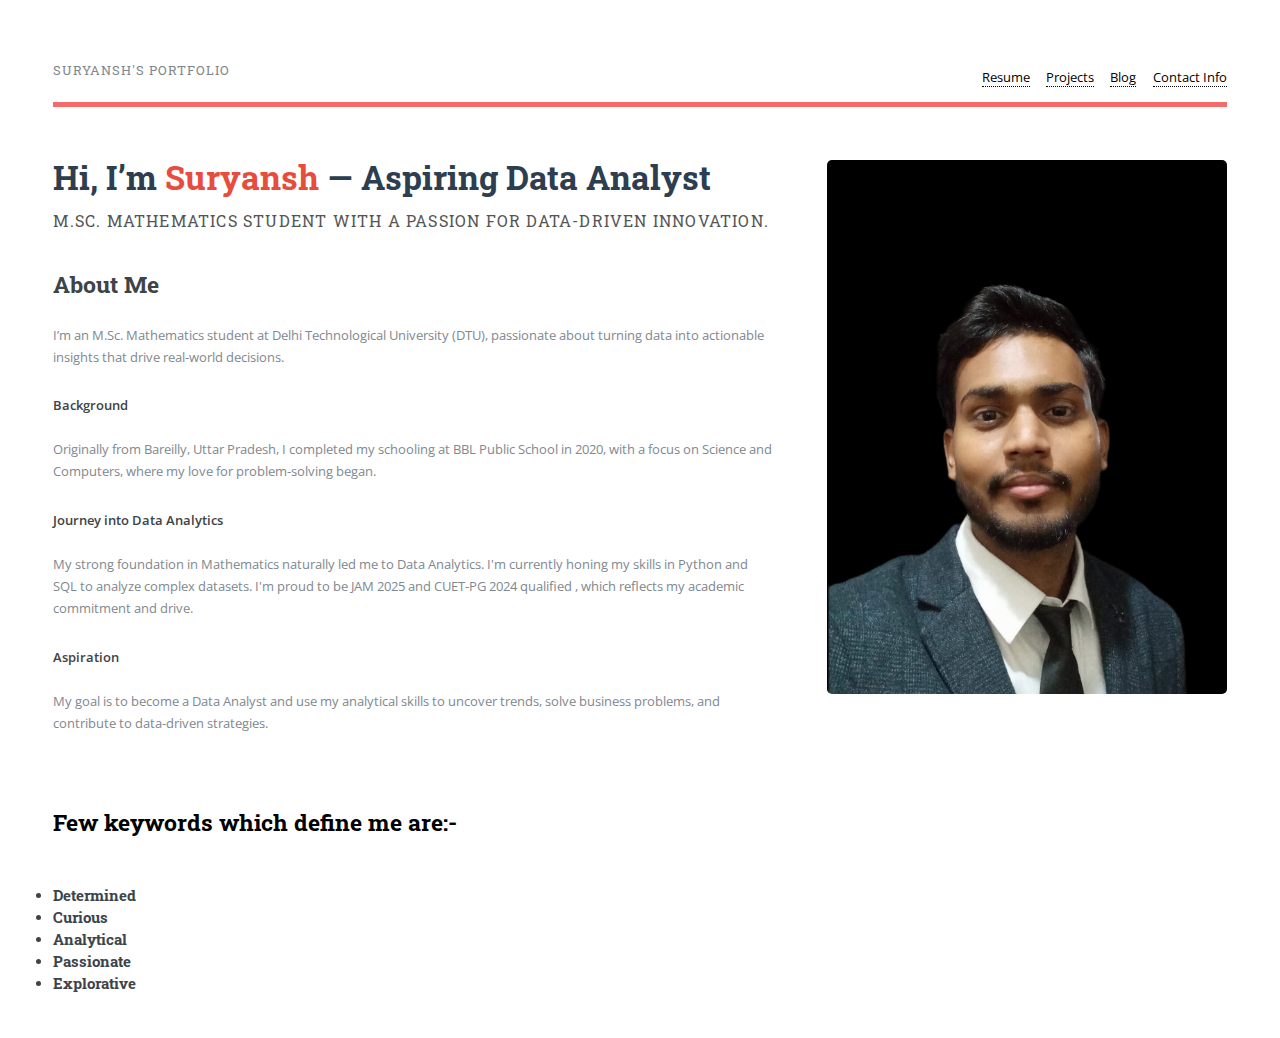
<file: index.html>
<!DOCTYPE HTML>

<html>
	<head>
		<title>Suryansh's Portfolio</title>
		<meta charset="utf-8" />
		<meta name="viewport" content="width=device-width, initial-scale=1, user-scalable=no" />
		<link rel="stylesheet" href="assets/css/main.css" />
	</head>
	<body class="is-preload">

		<!-- Wrapper -->
			<div id="wrapper">

				<!-- Main -->
					<div id="main">
						<div class="inner">

							<!-- Header -->
								<header id="header">
									<p>Suryansh's Portfolio</p>
									 <ul class="icons">
                            <li><a href="resume.html" style="color:black;"><span>Resume</span></a></li>
                            <li><a href="projects.html" style="color:black;"><span>Projects</span></a></li>
                            <li><a href="blog.html" style="color:black;"><span>Blog</span></a></li>
                            <li><a href="contact info.html" style="color:black;"><span>Contact Info</span></a></li>
                        </ul>
								</header>

							<!-- Banner -->
								<section id="banner">
									<div class="content">
										<header>
											<h1 style="font-size: 2.5em; font-weight: bold; color: #2c3e50;">
   Hi, I’m <span style="color: #e74c3c;">Suryansh</span> — Aspiring Data Analyst
</h1>
<p style="font-size: 1.2em; color: #555;">
  M.Sc. Mathematics student with a passion for data-driven innovation.
</p>

											
										</header>
										<h2>About Me</h2>
<p>
  I’m an M.Sc. Mathematics student at Delhi Technological University (DTU), passionate about turning data into actionable insights that drive real-world decisions.
 </p>
 <p>

<strong>Background</strong><br><br>

Originally from Bareilly, Uttar Pradesh, I completed my schooling at BBL Public School in 2020, with a focus on Science and Computers, where my love for problem-solving began.
</p>
<p>
<strong>Journey into Data Analytics</strong><br><br>

My strong foundation in Mathematics naturally led me to Data Analytics. I'm currently honing my skills in Python and SQL to analyze complex datasets. I'm proud to be JAM 2025 and CUET-PG 2024 qualified , which reflects my academic commitment and drive.
</p>
<p>
<strong>Aspiration</strong><br><br>

My goal is to become a Data Analyst and use my analytical skills to uncover trends, solve business problems, and contribute to data-driven strategies.

</p>


<br>
<br>

<h2 style="color : black ;text-align:top";>Few keywords which define me are:-</h2>
<br>
<h4 ul>
	<li>  Determined
	<li>  Curious
	<li>  Analytical
	<li>  Passionate
	<li>  Explorative

										
									</div>
									<span class="image object" style="width: 50%; max-width: 400px";>
										<img src="images/suryansh.jpg" alt="" style="width: 100%; height: auto;" />
									</span>
								</section>


							


	</body>
</html>
</file>
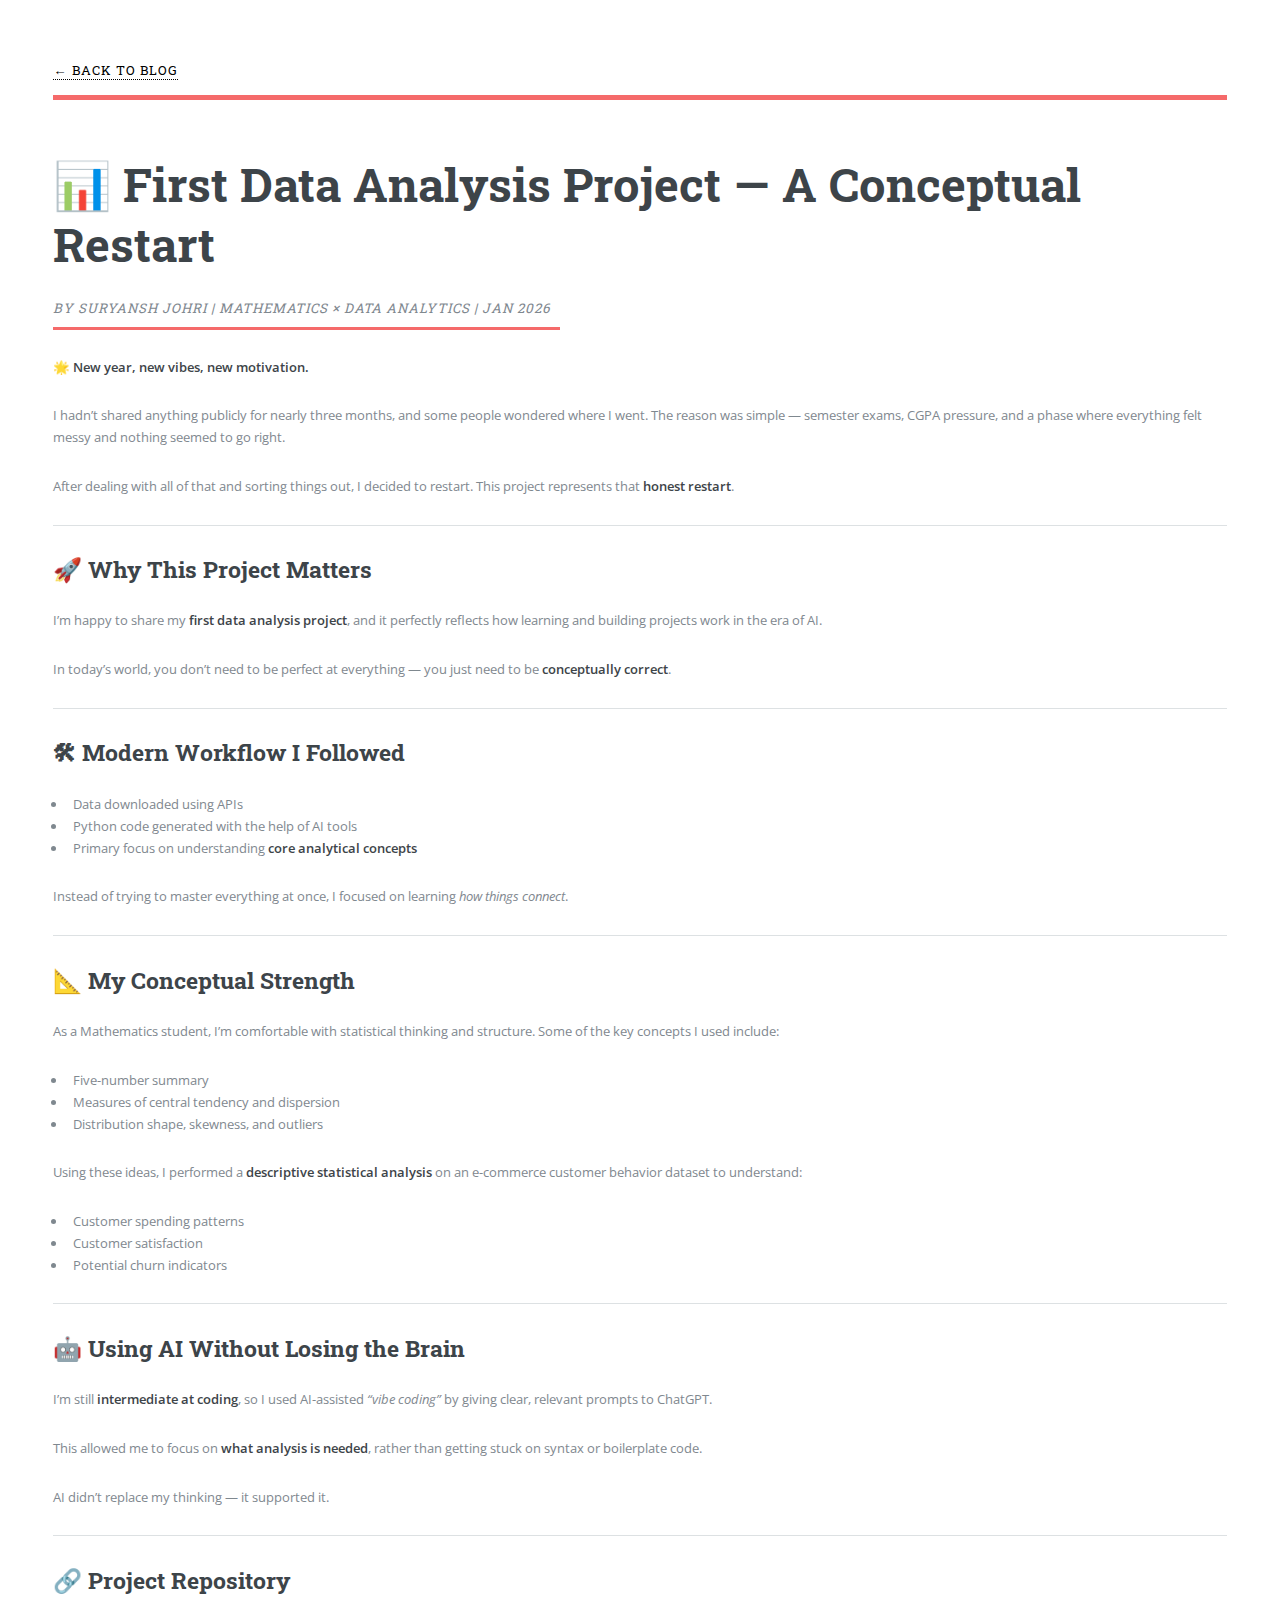
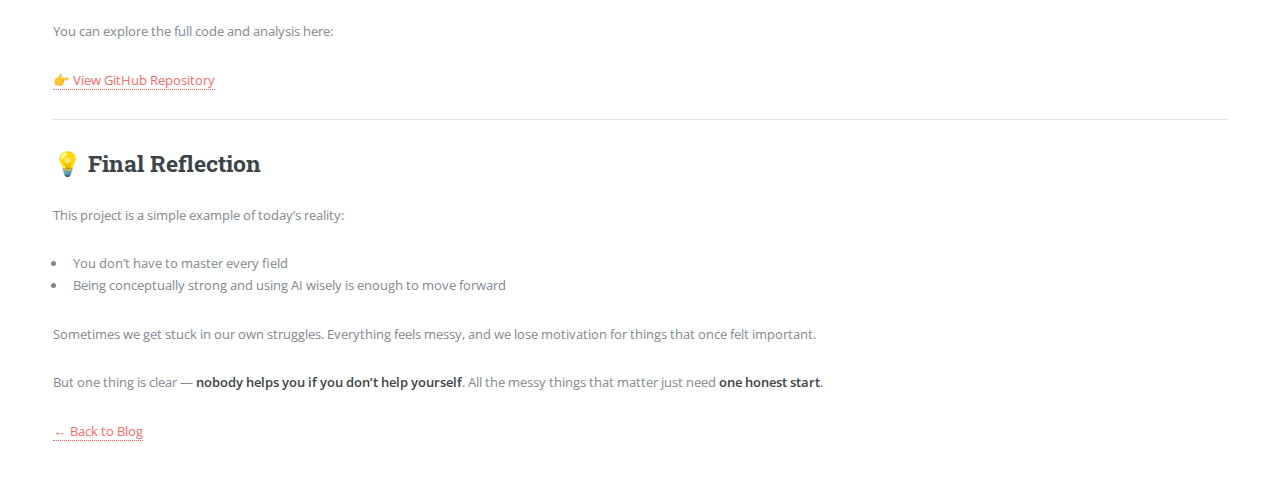
<file: blog 3.html>
<!DOCTYPE HTML>
<html>
<head>
    <title>First Data Analysis Project – Suryansh Johri</title>
    <meta charset="utf-8" />
    <meta name="viewport" content="width=device-width, initial-scale=1, user-scalable=no" />
    <link rel="stylesheet" href="assets/css/main.css" />
</head>
<body class="is-preload">

<!-- Wrapper -->
<div id="wrapper">
    <div id="main">
        <div class="inner">

            <!-- Header -->
            <header id="header">
                <p><a href="blog.html" style="color:black;">← Back to blog</a></p>
            </header>

            <!-- Content -->
            <section>
                <header class="major">
                    <h1>📊 First Data Analysis Project — A Conceptual Restart</h1>
                    <p><em>By Suryansh Johri | Mathematics × Data Analytics | JAN 2026</em></p>
                </header>

                <p><strong>🌟 New year, new vibes, new motivation.</strong></p>

                <p>
                    I hadn’t shared anything publicly for nearly three months, and some people wondered where I went.
                    The reason was simple — semester exams, CGPA pressure, and a phase where everything felt messy
                    and nothing seemed to go right.
                </p>

                <p>
                    After dealing with all of that and sorting things out, I decided to restart.
                    This project represents that <strong>honest restart</strong>.
                </p>

                <hr />

                <h2>🚀 Why This Project Matters</h2>

                <p>
                    I’m happy to share my <strong>first data analysis project</strong>, and it perfectly reflects how
                    learning and building projects work in the era of AI.
                </p>

                <p>
                    In today’s world, you don’t need to be perfect at everything —
                    you just need to be <strong>conceptually correct</strong>.
                </p>

                <hr />

                <h2>🛠 Modern Workflow I Followed</h2>

                <ul>
                    <li>Data downloaded using APIs</li>
                    <li>Python code generated with the help of AI tools</li>
                    <li>Primary focus on understanding <strong>core analytical concepts</strong></li>
                </ul>

                <p>
                    Instead of trying to master everything at once, I focused on learning
                    <em>how things connect</em>.
                </p>

                <hr />

                <h2>📐 My Conceptual Strength</h2>

                <p>
                    As a Mathematics student, I’m comfortable with statistical thinking and structure.
                    Some of the key concepts I used include:
                </p>

                <ul>
                    <li>Five-number summary</li>
                    <li>Measures of central tendency and dispersion</li>
                    <li>Distribution shape, skewness, and outliers</li>
                </ul>

                <p>
                    Using these ideas, I performed a <strong>descriptive statistical analysis</strong>
                    on an e-commerce customer behavior dataset to understand:
                </p>

                <ul>
                    <li>Customer spending patterns</li>
                    <li>Customer satisfaction</li>
                    <li>Potential churn indicators</li>
                </ul>

                <hr />

                <h2>🤖 Using AI Without Losing the Brain</h2>

                <p>
                    I’m still <strong>intermediate at coding</strong>, so I used AI-assisted
                    <em>“vibe coding”</em> by giving clear, relevant prompts to ChatGPT.
                </p>

                <p>
                    This allowed me to focus on <strong>what analysis is needed</strong>,
                    rather than getting stuck on syntax or boilerplate code.
                </p>

                <p>
                    AI didn’t replace my thinking — it supported it.
                </p>

                <hr />

                <h2>🔗 Project Repository</h2>

                <p>
                    You can explore the full code and analysis here:
                </p>

                <p>
                    <a href="https://github.com/suryansh-johri/ecommerce-descriptive-statistics" target="_blank">
                        👉 View GitHub Repository
                    </a>
                </p>

                <hr />

                <h2>💡 Final Reflection</h2>

                <p>
                    This project is a simple example of today’s reality:
                </p>

                <ul>
                    <li>You don’t have to master every field</li>
                    <li>Being conceptually strong and using AI wisely is enough to move forward</li>
                </ul>

                <p>
                    Sometimes we get stuck in our own struggles.
                    Everything feels messy, and we lose motivation for things that once felt important.
                </p>

                <p>
                    But one thing is clear — <strong>nobody helps you if you don’t help yourself</strong>.
                    All the messy things that matter just need <strong>one honest start</strong>.
                </p>

                <p><a href="blog.html">← Back to Blog</a></p>

            </section>
        </div>
    </div>
</div>

<!-- Scripts -->
<script src="assets/js/jquery.min.js"></script>
<script src="assets/js/browser.min.js"></script>
<script src="assets/js/breakpoints.min.js"></script>
<script src="assets/js/util.js"></script>
<script src="assets/js/main.js"></script>

</body>
</html>
</file>
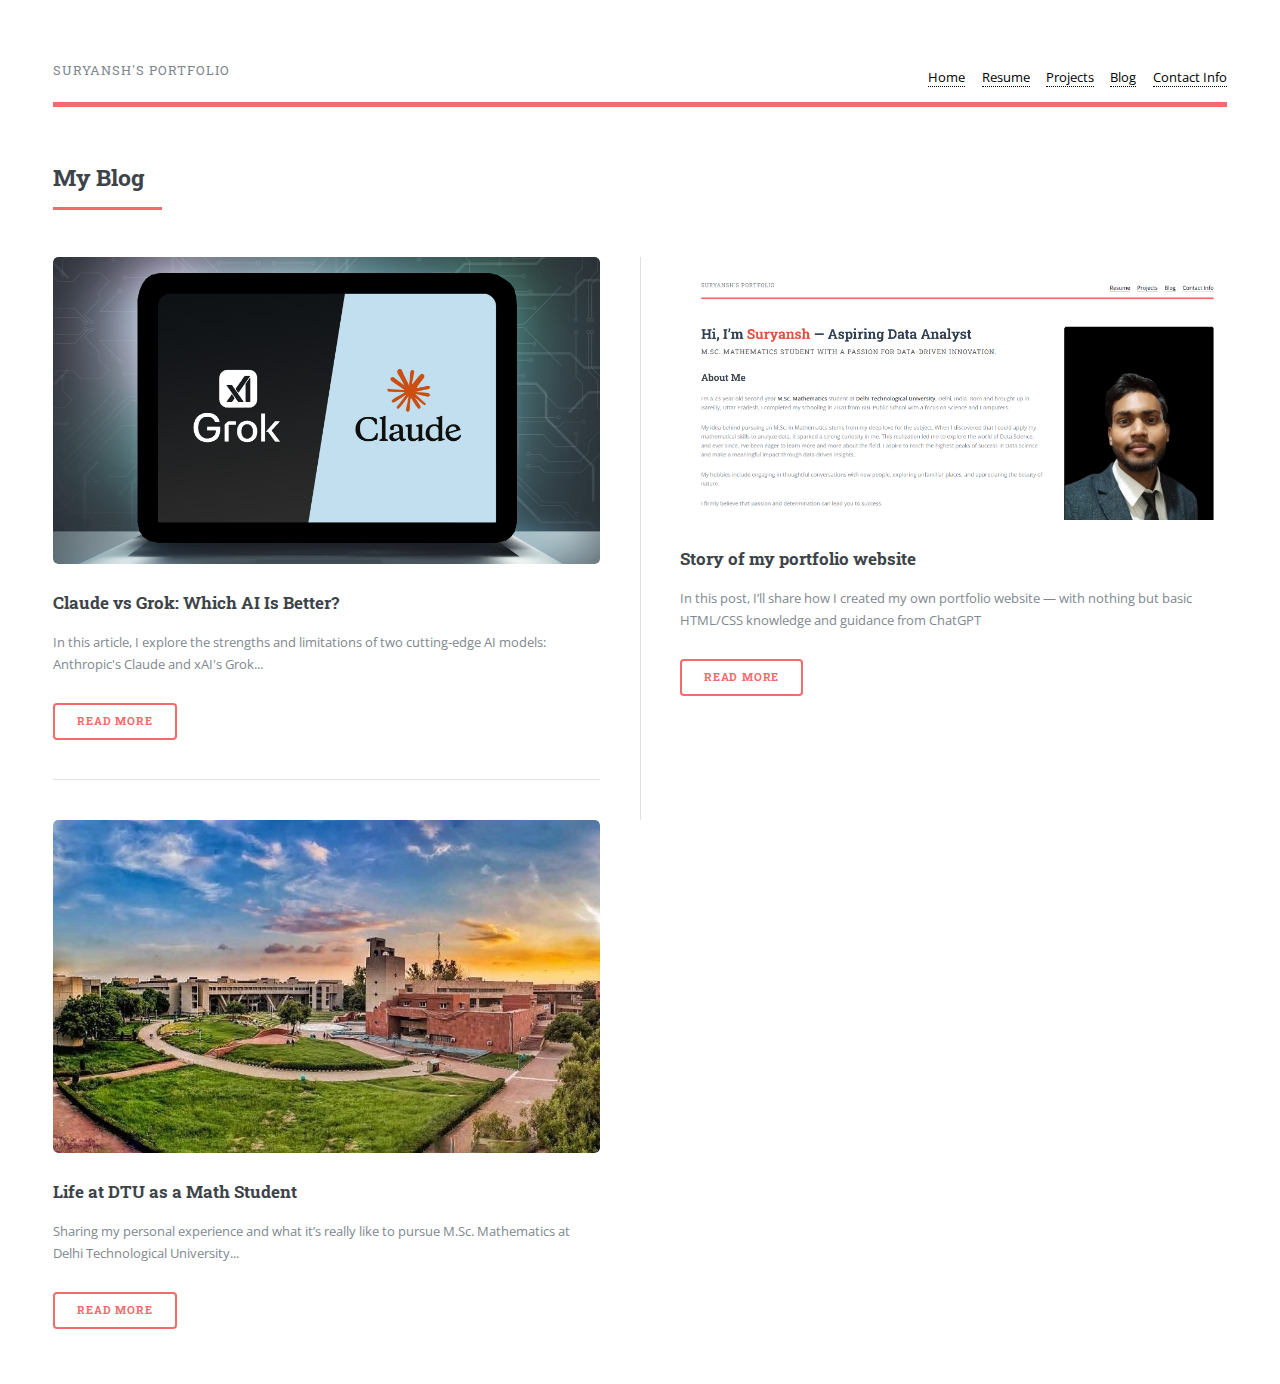
<file: blog.html>
<!DOCTYPE HTML>
<html>
<head>
    <title>Blog - Suryansh Johri</title>
    <meta charset="utf-8" />
    <meta name="viewport" content="width=device-width, initial-scale=1, user-scalable=no" />
    <link rel="stylesheet" href="assets/css/main.css" />
</head>
<body class="is-preload">

<!-- Wrapper -->
<div id="wrapper">

    <!-- Main -->
    <div id="main">
        <div class="inner">

            <!-- Header -->
            <header id="header">
                <p>Suryansh's Portfolio</p>
                <ul class="icons">
                    <li><a href="index.html" style="color:black;"><span>Home</span></a></li>
                    <li><a href="resume.html" style="color:black;"><span>Resume</span></a></li>
                    <li><a href="projects.html" style="color:black;"><span>Projects</span></a></li>
                    <li><a href="blog.html" style="color:black;"><span>Blog</span></a></li>
                    <li><a href="contact info.html" style="color:black;"><span>Contact Info</span></a></li>
                </ul>
            </header>

            <!-- Blog Section -->
            <section>
                <header class="major">
                    <h2>My Blog</h2>
                </header>
                <div class="posts">

                    <!-- Blog Post 1 -->
                    <article>
                        <a href="blog1.html" class="image"><img src="images/blog1.jpg" alt="Blog 1" /></a>
                        <h3>Claude vs Grok: Which AI Is Better?</h3>
                        <p>In this article, I explore the strengths and limitations of two cutting-edge AI models: Anthropic's Claude and xAI's Grok...</p>
                        <ul class="actions">
                            <li><a href="blog1.html" class="button">Read More</a></li>
                        </ul>
                    </article>

                  <!-- Blog Post 2 -->
                    <article>
                        <a href="blog2.html" class="image"><img src="images/blog2.png" alt="Blog 2" /></a>
                        <h3>Story of my portfolio website </h3>
                        <p>In this post, I’ll share how I created my own portfolio website — with nothing but basic HTML/CSS knowledge and guidance from ChatGPT</p>
                        <ul class="actions">
                            <li><a href="blog2.html" class="button">Read More</a></li>
                        </ul>
                    </article>
                    <!-- Blog Post 3 -->
                    
                    <article>
                        <a href="blog 3.html" class="image"><img src="images/dtu.jpg" alt="Blog 3" /></a>
                        <h3>Life at DTU as a Math Student</h3>
                        <p>Sharing my personal experience and what it’s really like to pursue M.Sc. Mathematics at Delhi Technological University...</p>
                        <ul class="actions">
                            <li><a href="blog 3.html" class="button">Read More</a></li>
                        </ul>
                    </article>


                </div>
            </section>

        </div>
    </div>

</div>

<!-- Scripts -->
<script src="assets/js/jquery.min.js"></script>
<script src="assets/js/browser.min.js"></script>
<script src="assets/js/breakpoints.min.js"></script>
<script src="assets/js/util.js"></script>
<script src="assets/js/main.js"></script>

</body>
</html>
</file>
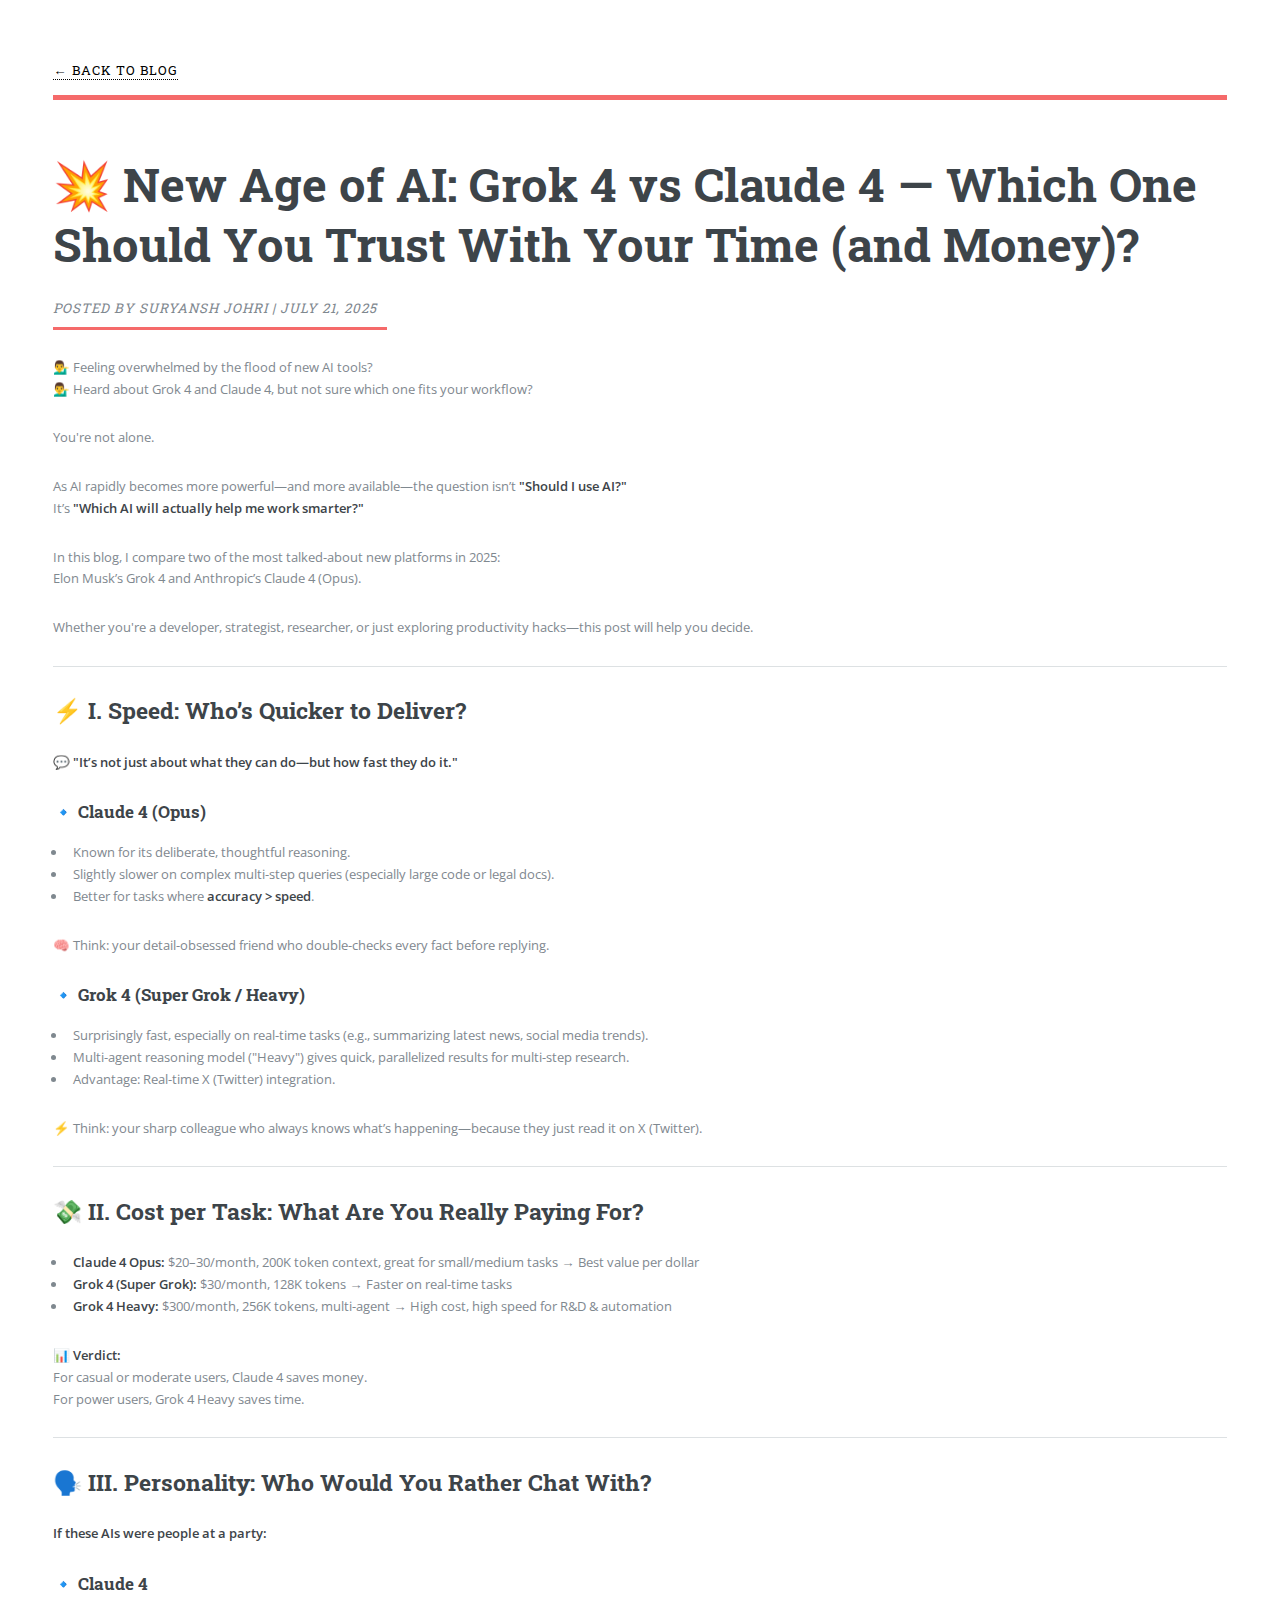
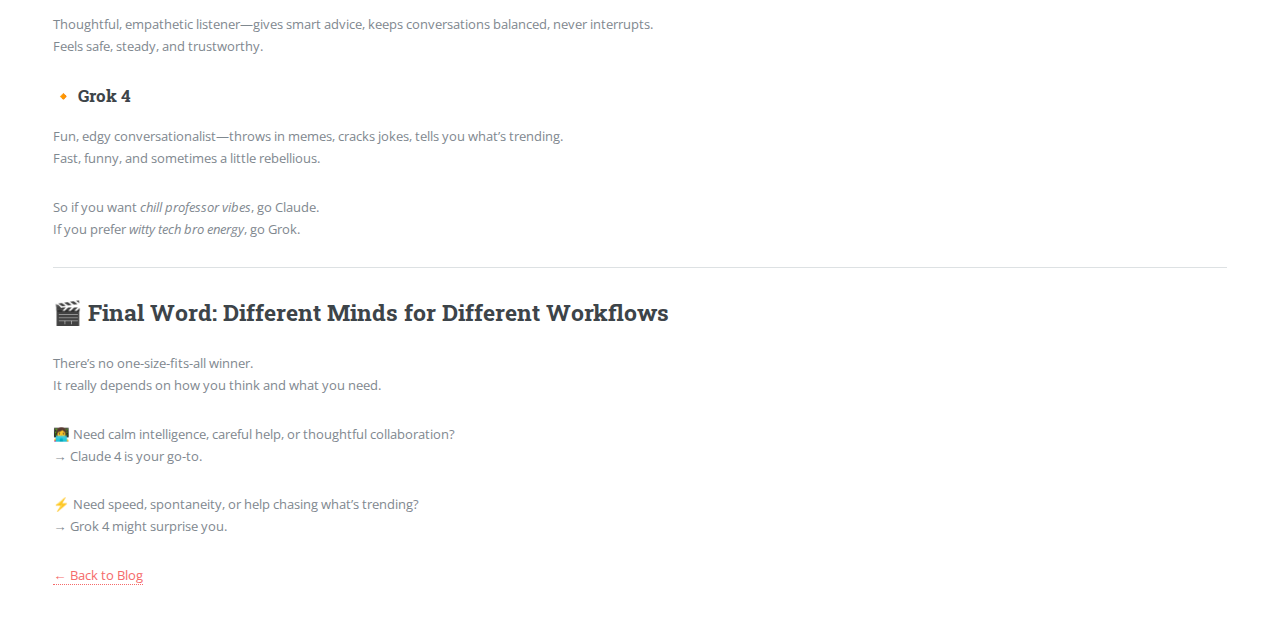
<file: blog1.html>
<!DOCTYPE HTML>
<html>
<head>
    <title>Grok 4 vs Claude 4 – Suryansh's Blog</title>
    <meta charset="utf-8" />
    <meta name="viewport" content="width=device-width, initial-scale=1, user-scalable=no" />
    <link rel="stylesheet" href="assets/css/main.css" />
</head>
<body class="is-preload">

<!-- Wrapper -->
<div id="wrapper">
    <div id="main">
        <div class="inner">

            <!-- Header -->
            <header id="header">
                <p><a href="blog.html" style="color:black;">← Back to Blog</a></p>
            </header>

            <!-- Blog Content -->
            <section>
                <header class="major">
                    <h1>💥 New Age of AI: Grok 4 vs Claude 4 — Which One Should You Trust With Your Time (and Money)?</h1>
                    <p><em>Posted by Suryansh Johri | July 21, 2025</em></p>
                </header>

                <p>💁‍♂️ Feeling overwhelmed by the flood of new AI tools?<br />
                💁‍♂️ Heard about Grok 4 and Claude 4, but not sure which one fits your workflow?</p>

                <p>You're not alone.</p>

                <p>As AI rapidly becomes more powerful—and more available—the question isn’t <strong>"Should I use AI?"</strong><br />
                It’s <strong>"Which AI will actually help me work smarter?"</strong></p>

                <p>In this blog, I compare two of the most talked-about new platforms in 2025:<br />
                Elon Musk’s Grok 4 and Anthropic’s Claude 4 (Opus).</p>

                <p>Whether you're a developer, strategist, researcher, or just exploring productivity hacks—this post will help you decide.</p>

                <hr />

                <h2>⚡ I. Speed: Who’s Quicker to Deliver?</h2>
                <p><strong>💬 "It’s not just about what they can do—but how fast they do it."</strong></p>

                <h3>🔹 Claude 4 (Opus)</h3>
                <ul>
                    <li>Known for its deliberate, thoughtful reasoning.</li>
                    <li>Slightly slower on complex multi-step queries (especially large code or legal docs).</li>
                    <li>Better for tasks where <strong>accuracy > speed</strong>.</li>
                </ul>
                <p>🧠 Think: your detail-obsessed friend who double-checks every fact before replying.</p>

                <h3>🔹 Grok 4 (Super Grok / Heavy)</h3>
                <ul>
                    <li>Surprisingly fast, especially on real-time tasks (e.g., summarizing latest news, social media trends).</li>
                    <li>Multi-agent reasoning model ("Heavy") gives quick, parallelized results for multi-step research.</li>
                    <li>Advantage: Real-time X (Twitter) integration.</li>
                </ul>
                <p>⚡ Think: your sharp colleague who always knows what’s happening—because they just read it on X (Twitter).</p>

                <hr />

                <h2>💸 II. Cost per Task: What Are You Really Paying For?</h2>
                <ul>
                    <li><strong>Claude 4 Opus:</strong> $20–30/month, 200K token context, great for small/medium tasks → Best value per dollar</li>
                    <li><strong>Grok 4 (Super Grok):</strong> $30/month, 128K tokens → Faster on real-time tasks</li>
                    <li><strong>Grok 4 Heavy:</strong> $300/month, 256K tokens, multi-agent → High cost, high speed for R&D & automation</li>
                </ul>

                <p><strong>📊 Verdict:</strong><br />
                For casual or moderate users, Claude 4 saves money.<br />
                For power users, Grok 4 Heavy saves time.</p>

                <hr />

                <h2>🗣️ III. Personality: Who Would You Rather Chat With?</h2>

                <p><strong>If these AIs were people at a party:</strong></p>

                <h3>🔹 Claude 4</h3>
                <p>Thoughtful, empathetic listener—gives smart advice, keeps conversations balanced, never interrupts.<br />
                Feels safe, steady, and trustworthy.</p>

                <h3>🔸 Grok 4</h3>
                <p>Fun, edgy conversationalist—throws in memes, cracks jokes, tells you what’s trending.<br />
                Fast, funny, and sometimes a little rebellious.</p>

                <p>So if you want <em>chill professor vibes</em>, go Claude.<br />
                If you prefer <em>witty tech bro energy</em>, go Grok.</p>

                <hr />

                <h2>🎬 Final Word: Different Minds for Different Workflows</h2>

                <p>There’s no one-size-fits-all winner.<br />
                It really depends on how you think and what you need.</p>

                <p>👩‍💻 Need calm intelligence, careful help, or thoughtful collaboration?<br />
                → Claude 4 is your go-to.</p>

                <p>⚡ Need speed, spontaneity, or help chasing what’s trending?<br />
                → Grok 4 might surprise you.</p>

                <!--p><strong>Which one fits your mind best?</strong></p-->

                <!--p>
                    <strong>#DataScience</strong> 
                    <strong>#DataAnalytics</strong> 
                    <strong>#AI</strong> 
                    <strong>#Grok4</strong> 
                    <strong>#Claude4</strong> 
                    <strong>#Productivity</strong> 
                    <strong>#LLM</strong> 
                    <strong>#LinkedInPost</strong> 
                    <strong>#NewAgeAI</strong> 
                    <strong>#TechDecision</strong>
                </p-->

                <p><a href="blog.html">← Back to Blog</a></p>

            </section>
        </div>
    </div>
</div>

<!-- Scripts -->
<script src="assets/js/jquery.min.js"></script>
<script src="assets/js/browser.min.js"></script>
<script src="assets/js/breakpoints.min.js"></script>
<script src="assets/js/util.js"></script>
<script src="assets/js/main.js"></script>

</body>
</html>
</file>
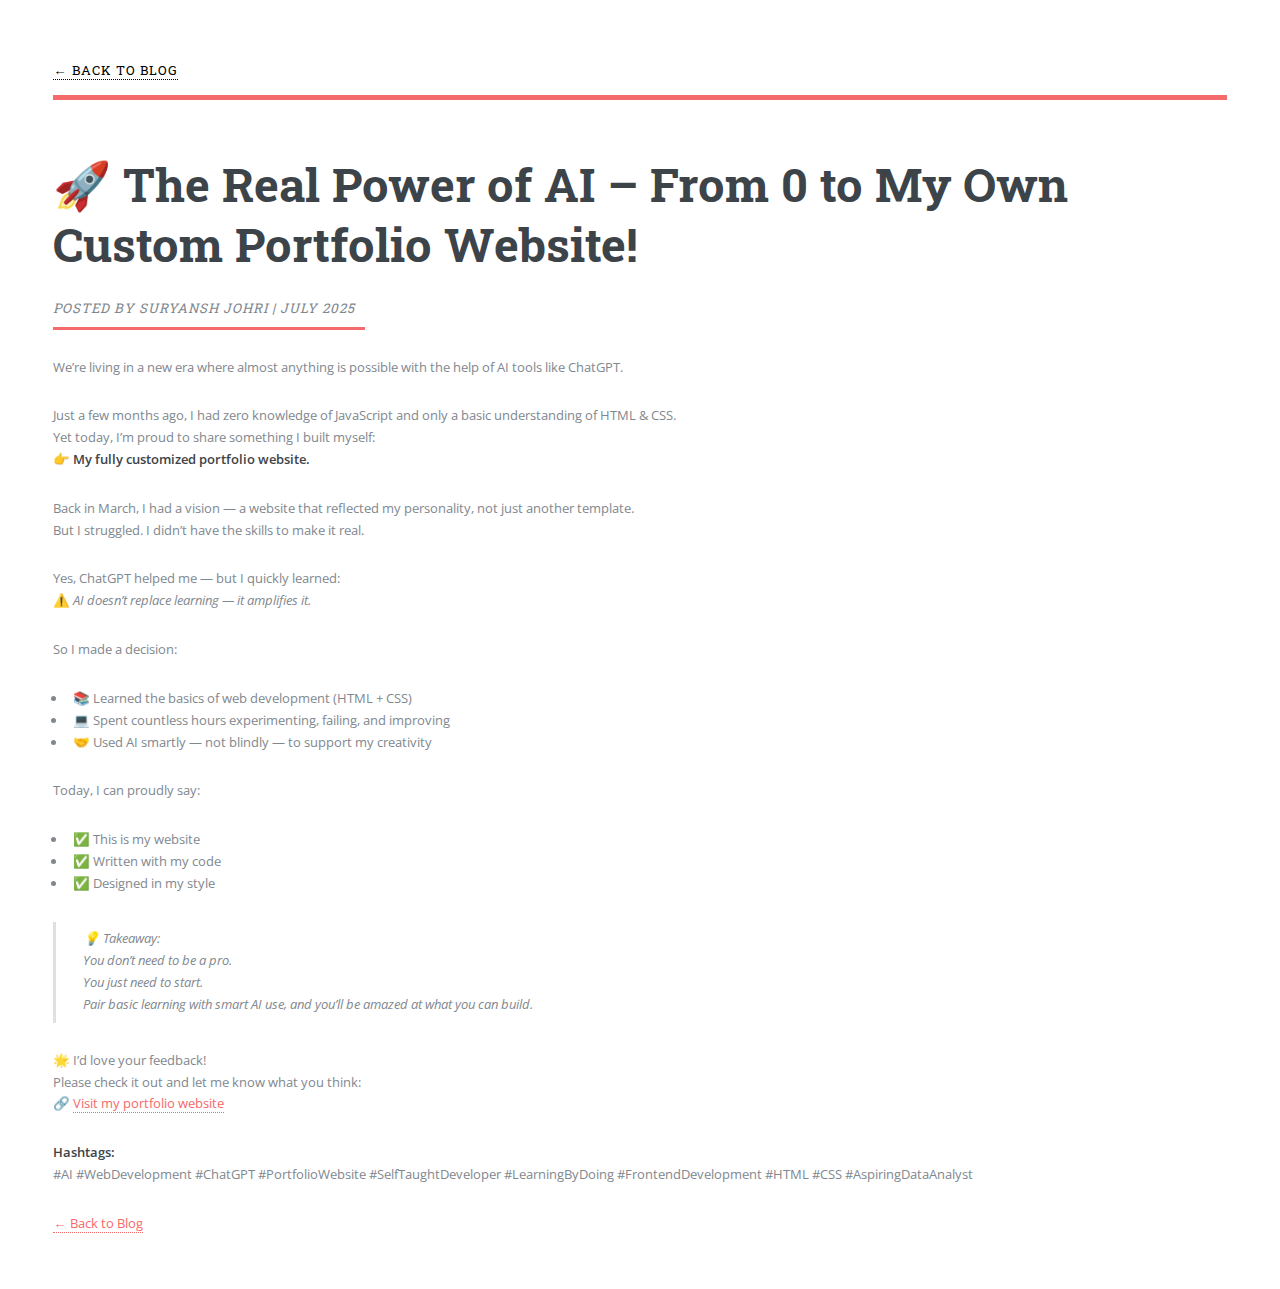
<file: blog2.html>
<!DOCTYPE HTML>
<html>
<head>
    <title>🚀 The Real Power of AI – Suryansh's Blog</title>
    <meta charset="utf-8" />
    <meta name="viewport" content="width=device-width, initial-scale=1, user-scalable=no" />
    <link rel="stylesheet" href="assets/css/main.css" />
</head>
<body class="is-preload">

<!-- Wrapper -->
<div id="wrapper">

    <!-- Main -->
    <div id="main">
        <div class="inner">

            <!-- Header -->
            <header id="header">
                <p><a href="blog.html" style="color:black;">← Back to Blog</a></p>
            </header>

            <!-- Blog Content -->
            <section>
                <header class="major">
                    <h1>🚀 The Real Power of AI – From 0 to My Own Custom Portfolio Website!</h1>
                    <p><em>Posted by Suryansh Johri | July 2025</em></p>
                </header>

                <!-- Optional Image -->
                <!--img src="images/portfolio-screenshot.png" alt="Screenshot of my portfolio homepage" style="max-width: 100%; border-radius: 10px; margin-bottom: 20px;" /-->

                <p>We’re living in a new era where almost anything is possible with the help of AI tools like ChatGPT.</p>

                <p>Just a few months ago, I had zero knowledge of JavaScript and only a basic understanding of HTML & CSS.<br />
                Yet today, I’m proud to share something I built myself:<br />
                👉 <strong>My fully customized portfolio website.</strong></p>

                <p>Back in March, I had a vision — a website that reflected my personality, not just another template.<br />
                But I struggled. I didn’t have the skills to make it real.</p>

                <p>Yes, ChatGPT helped me — but I quickly learned:<br />
                ⚠️ <em>AI doesn’t replace learning — it amplifies it.</em></p>

                <p>So I made a decision:</p>
                <ul>
                    <li>📚 Learned the basics of web development (HTML + CSS)</li>
                    <li>💻 Spent countless hours experimenting, failing, and improving</li>
                    <li>🤝 Used AI smartly — not blindly — to support my creativity</li>
                </ul>

                <p>Today, I can proudly say:</p>
                <ul>
                    <li>✅ This is my website</li>
                    <li>✅ Written with my code</li>
                    <li>✅ Designed in my style</li>
                </ul>

                <blockquote>
                    💡 Takeaway:<br />
                    You don’t need to be a pro.<br />
                    You just need to start.<br />
                    Pair basic learning with smart AI use, and you’ll be amazed at what you can build.
                </blockquote>

                <p>🌟 I’d love your feedback!<br />
                Please check it out and let me know what you think:<br />
                🔗 <a href="https://suryansh-johri.github.io/suryansh-s-portfolio/" target="_blank">Visit my portfolio website</a></p>

                <p><strong>Hashtags:</strong><br />
                #AI #WebDevelopment #ChatGPT #PortfolioWebsite #SelfTaughtDeveloper #LearningByDoing #FrontendDevelopment #HTML #CSS #AspiringDataAnalyst</p>

                <p><a href="blog.html">← Back to Blog</a></p>

            </section>

        </div>
    </div>
</div>

<!-- Scripts -->
<script src="assets/js/jquery.min.js"></script>
<script src="assets/js/browser.min.js"></script>
<script src="assets/js/breakpoints.min.js"></script>
<script src="assets/js/util.js"></script>
<script src="assets/js/main.js"></script>

</body>
</html>
</file>
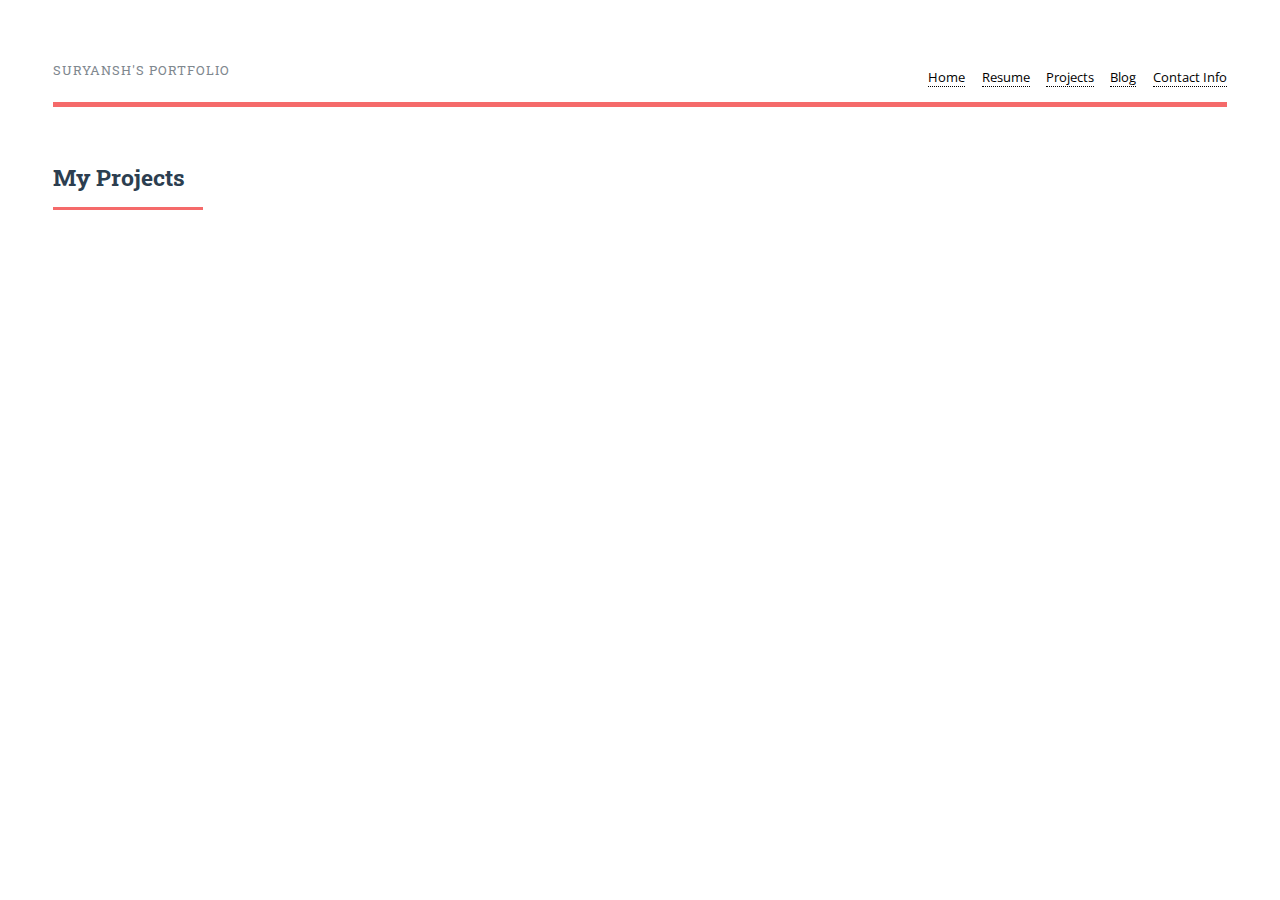
<file: projects.html>
<!DOCTYPE HTML>
<html>
	<head>
		<title>Projects | Suryansh's Portfolio</title>
		<meta charset="utf-8" />
		<meta name="viewport" content="width=device-width, initial-scale=1, user-scalable=no" />
		<link rel="stylesheet" href="assets/css/main.css" />
	</head>
	<body class="is-preload">
		<div id="wrapper">

			<!-- Main -->
			<div id="main">
				<div class="inner">

					<!-- Header -->
					<header id="header">
						<p>Suryansh's Portfolio</p>
						<ul class="icons">
							<li><a href="index.html" style="color:black;"><span>Home</span></a></li>
							<li><a href="resume.html" style="color:black;"><span>Resume</span></a></li>
							<li><a href="projects.html" style="color:black;"><span>Projects</span></a></li>
							<li><a href="blog.html" style="color:black;"><span>Blog</span></a></li>
							<li><a href="contact info.html" style="color:black;"><span>Contact Info</span></a></li>
						</ul>
					</header>

					<!-- Projects Section -->
					<section id="projects">
						<header class="major">
							<h2 style="color:#2c3e50">My Projects</h2>
						</header>
						<div class="posts">

							<!--article>
								<a href="#" class="image"><img src="images/project1.jpg" alt="Project 1" /></a>
								<h3>Customer Segmentation using K-Means</h3>
								<p>Used clustering algorithms to group customers based on their behavior and purchasing data. Tools: Python, Pandas, Scikit-learn, Matplotlib.</p>
								<ul class="actions">
									<li><a href="#" class="button">View Project</a></li>
								</ul>
							</article>

							<article>
								<a href="#" class="image"><img src="images/project2.jpg" alt="Project 2" /></a>
								<h3>Sales Dashboard using Excel & Power BI</h3>
								<p>Designed a fully interactive dashboard to track regional sales, targets, and KPIs for a fictitious retail firm. Tools: Excel, Power BI.</p>
								<ul class="actions">
									<li><a href="#" class="button">View Dashboard</a></li>
								</ul>
							</article>

							<article>
								<a href="#" class="image"><img src="images/project3.jpg" alt="Project 3" /></a>
								<h3>Movie Recommendation System</h3>
								<p>Built a content-based filtering system to recommend movies using cosine similarity and TF-IDF vectorization. Tools: Python, Scikit-learn, NLTK.</p>
								<ul class="actions">
									<li><a href="#" class="button">View Code</a></li>
								</ul>
							</article>

							<article>
								<a href="#" class="image"><img src="images/project4.jpg" alt="Project 4" /></a>
								<h3>Predictive Analytics on Exam Scores</h3>
								<p>Performed linear regression to predict student exam scores based on study hours. Visualized model performance with residual plots. Tools: Excel, Python.</p>
								<ul class="actions">
									<li><a href="#" class="button">Explore</a></li>
								</ul>
							</article>

						</div>
					</section-->

				</div>
			</div>

		</div>
	</body>
</html>
</file>
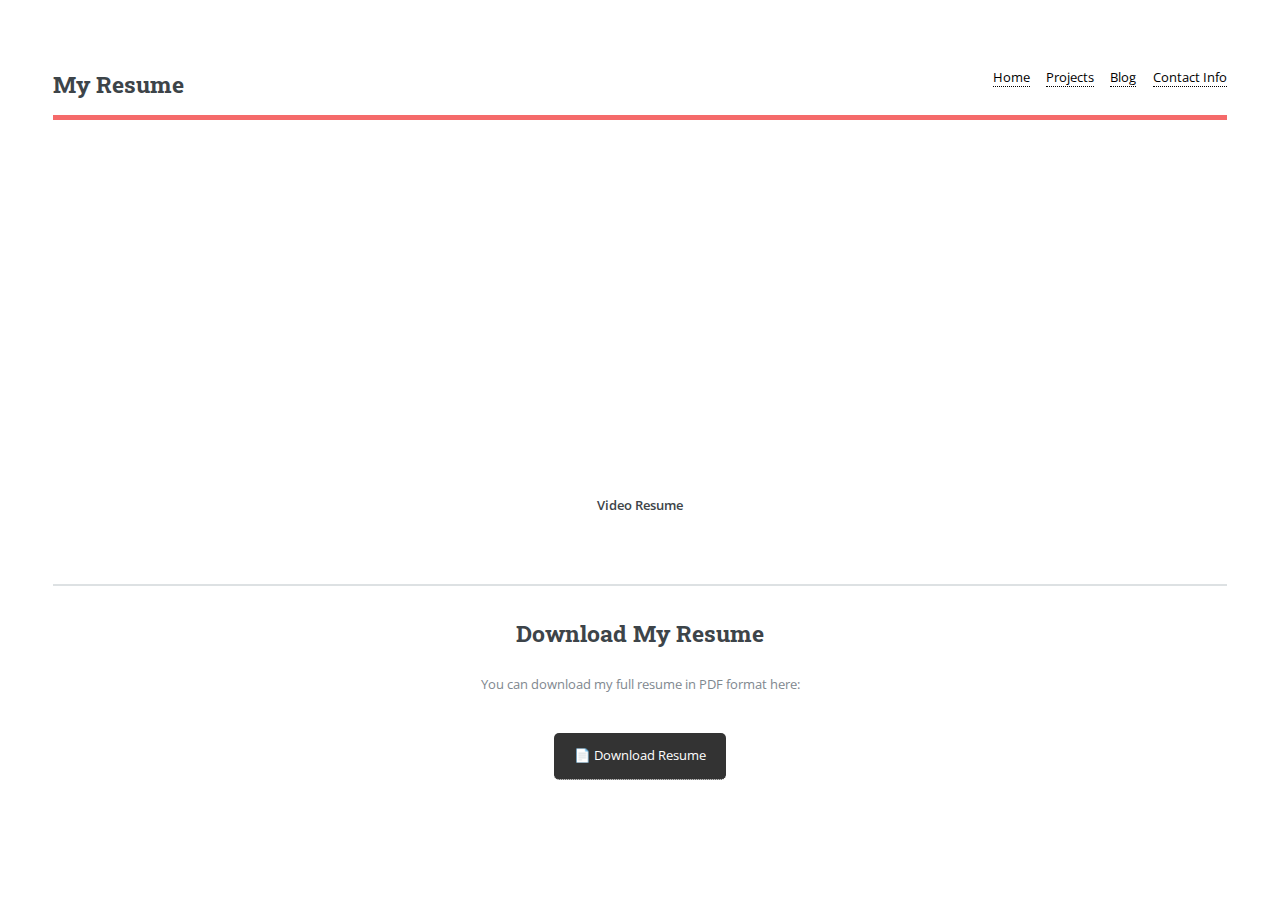
<file: resume.html>
<!DOCTYPE HTML>
<html>
<head>
    <title>My Resume - Suryansh</title>
    <meta charset="utf-8" />
    <meta name="viewport" content="width=device-width, initial-scale=1, user-scalable=no" />
    <link rel="stylesheet" href="assets/css/main.css" />
</head>
<body class="is-preload">
    <div id="wrapper">

        <!-- Main -->
        <div id="main">
            <div class="inner">

                <!-- Header -->
               <header id="header">
                        <h2>My Resume</h2>
                        <ul class="icons">
                            <li><a href="index.html" style="color:black;"><span>Home</span></a></li>
                            <li><a href="projects.html" style="color:black;"><span>Projects</span></a></li>
                            <li><a href="blog.html" style="color:black;"><span>Blog</span></a></li>
                            <li><a href="contact info.html" style="color:black;"><span>Contact Info</span></a></li>
                        </ul>
                    </header>


                <!-- Banner: Video Resume -->
                <section id="banner">
                    <div class="content">
                        <div style="text-align: center; margin-bottom: 40px;">
                            <iframe width="560" height="315" src="https://youtu.be/ItZlTixh6Bs?si=6JxWRqOJKbMMY9_8"
                                    title="YouTube video player" frameborder="0"
                                    allow="accelerometer; autoplay; clipboard-write; encrypted-media; gyroscope; picture-in-picture; web-share"
                                    allowfullscreen></iframe>
                            <p><strong>Video Resume</strong></p>
                        </div>
                    </div>
                </section>

                <!-- Downloadable Resume Section -->
                <section id="download" style="text-align: center; padding: 30px 0;">
                    <h2>Download My Resume</h2>
                    <p>You can download my full resume in PDF format here:</p>
                    <a href="Suryansh's Resume.pdf" download="Suryansh's Resume.pdf"
                       style="display: inline-block; padding: 12px 20px; background-color: #333; color: white; text-decoration: none; border-radius: 5px; margin-top: 10px;">
                       📄 Download Resume
                    </a>
                </section>

            </div>
        </div>
    </div>

    <!-- Scripts -->
    <script src="assets/js/jquery.min.js"></script>
    <script src="assets/js/browser.min.js"></script>
    <script src="assets/js/breakpoints.min.js"></script>
    <script src="assets/js/util.js"></script>
    <script src="assets/js/main.js"></script>

</body>
</html>
</file>
<file: assets/css/main.css>
@import url(fontawesome-all.min.css);
@import url("https://fonts.googleapis.com/css?family=Open+Sans:400,600,400italic,600italic|Roboto+Slab:400,700");
/*
	Editorial by HTML5 UP
	html5up.net | @ajlkn
	Free for personal and commercial use under the CCA 3.0 license (html5up.net/license)
*/
html, body, div, span, applet, object,
iframe, h1, h2, h3, h4, h5, h6, p, blockquote,
pre, a, abbr, acronym, address, big, cite,
code, del, dfn, em, img, ins, kbd, q, s, samp,
small, strike, strong, sub, sup, tt, var, b,
u, i, center, dl, dt, dd, ol, ul, li, fieldset,
form, label, legend, table, caption, tbody,
tfoot, thead, tr, th, td, article, aside,
canvas, details, embed, figure, figcaption,
footer, header, hgroup, menu, nav, output, ruby,
section, summary, time, mark, audio, video {
  margin: 0;
  padding: 0;
  border: 0;
  font-size: 100%;
  font: inherit;
  vertical-align: baseline; }

article, aside, details, figcaption, figure,
footer, header, hgroup, menu, nav, section {
  display: block; }

body {
  line-height: 1; }

ol, ul {
  list-style: none; }

blockquote, q {
  quotes: none; }
  blockquote:before, blockquote:after, q:before, q:after {
    content: '';
    content: none; }

table {
  border-collapse: collapse;
  border-spacing: 0; }

body {
  -webkit-text-size-adjust: none; }

mark {
  background-color: transparent;
  color: inherit; }

input::-moz-focus-inner {
  border: 0;
  padding: 0; }

input, select, textarea {
  -moz-appearance: none;
  -webkit-appearance: none;
  -ms-appearance: none;
  appearance: none; }

/* Basic */
@-ms-viewport {
  width: device-width; }

body {
  -ms-overflow-style: scrollbar; }

@media screen and (max-width: 480px) {
  html, body {
    min-width: 320px; } }

html {
  box-sizing: border-box; }

*, *:before, *:after {
  box-sizing: inherit; }

body {
  background: #ffffff; }
  body.is-preload *, body.is-preload *:before, body.is-preload *:after, body.is-resizing *, body.is-resizing *:before, body.is-resizing *:after {
    -moz-animation: none !important;
    -webkit-animation: none !important;
    -ms-animation: none !important;
    animation: none !important;
    -moz-transition: none !important;
    -webkit-transition: none !important;
    -ms-transition: none !important;
    transition: none !important; }

/* Type */
body, input, select, textarea {
  color: #7f888f;
  font-family: "Open Sans", sans-serif;
  font-size: 13pt;
  font-weight: 400;
  line-height: 1.65; }
  @media screen and (max-width: 1680px) {
    body, input, select, textarea {
      font-size: 11pt; } }
  @media screen and (max-width: 1280px) {
    body, input, select, textarea {
      font-size: 10pt; } }
  @media screen and (max-width: 360px) {
    body, input, select, textarea {
      font-size: 9pt; } }

a {
  -moz-transition: color 0.2s ease-in-out, border-bottom-color 0.2s ease-in-out;
  -webkit-transition: color 0.2s ease-in-out, border-bottom-color 0.2s ease-in-out;
  -ms-transition: color 0.2s ease-in-out, border-bottom-color 0.2s ease-in-out;
  transition: color 0.2s ease-in-out, border-bottom-color 0.2s ease-in-out;
  border-bottom: dotted 1px;
  color: #f56a6a;
  text-decoration: none; }
  a:hover {
    border-bottom-color: #f56a6a;
    color: #f56a6a !important; }
    a:hover strong {
      color: inherit; }

strong, b {
  color: #3d4449;
  font-weight: 600; }

em, i {
  font-style: italic; }

p {
  margin: 0 0 2em 0; }

h1, h2, h3, h4, h5, h6 {
  color: #3d4449;
  font-family: "Roboto Slab", serif;
  font-weight: 700;
  line-height: 1.5;
  margin: 0 0 1em 0; }
  h1 a, h2 a, h3 a, h4 a, h5 a, h6 a {
    color: inherit;
    text-decoration: none;
    border-bottom: 0; }

h1 {
  font-size: 4em;
  margin: 0 0 0.5em 0;
  line-height: 1.3; }

h2 {
  font-size: 1.75em; }

h3 {
  font-size: 1.25em; }

h4 {
  font-size: 1.1em; }

h5 {
  font-size: 0.9em; }

h6 {
  font-size: 0.7em; }

@media screen and (max-width: 1680px) {
  h1 {
    font-size: 3.5em; } }

@media screen and (max-width: 980px) {
  h1 {
    font-size: 3.25em; } }

@media screen and (max-width: 736px) {
  h1 {
    font-size: 2em;
    line-height: 1.4; }
  h2 {
    font-size: 1.5em; } }

sub {
  font-size: 0.8em;
  position: relative;
  top: 0.5em; }

sup {
  font-size: 0.8em;
  position: relative;
  top: -0.5em; }

blockquote {
  border-left: solid 3px rgba(210, 215, 217, 0.75);
  font-style: italic;
  margin: 0 0 2em 0;
  padding: 0.5em 0 0.5em 2em; }

code {
  background: rgba(230, 235, 237, 0.25);
  border-radius: 0.375em;
  border: solid 1px rgba(210, 215, 217, 0.75);
  font-family: "Courier New", monospace;
  font-size: 0.9em;
  margin: 0 0.25em;
  padding: 0.25em 0.65em; }

pre {
  -webkit-overflow-scrolling: touch;
  font-family: "Courier New", monospace;
  font-size: 0.9em;
  margin: 0 0 2em 0; }
  pre code {
    display: block;
    line-height: 1.75;
    padding: 1em 1.5em;
    overflow-x: auto; }

hr {
  border: 0;
  border-bottom: solid 1px rgba(210, 215, 217, 0.75);
  margin: 2em 0; }
  hr.major {
    margin: 3em 0; }

.align-left {
  text-align: left; }

.align-center {
  text-align: center; }

.align-right {
  text-align: right; }

/* Row */
.row {
  display: flex;
  flex-wrap: wrap;
  box-sizing: border-box;
  align-items: stretch; }
  .row > * {
    box-sizing: border-box; }
  .row.gtr-uniform > * > :last-child {
    margin-bottom: 0; }
  .row.aln-left {
    justify-content: flex-start; }
  .row.aln-center {
    justify-content: center; }
  .row.aln-right {
    justify-content: flex-end; }
  .row.aln-top {
    align-items: flex-start; }
  .row.aln-middle {
    align-items: center; }
  .row.aln-bottom {
    align-items: flex-end; }
  .row > .imp {
    order: -1; }
  .row > .col-1 {
    width: 8.33333%; }
  .row > .off-1 {
    margin-left: 8.33333%; }
  .row > .col-2 {
    width: 16.66667%; }
  .row > .off-2 {
    margin-left: 16.66667%; }
  .row > .col-3 {
    width: 25%; }
  .row > .off-3 {
    margin-left: 25%; }
  .row > .col-4 {
    width: 33.33333%; }
  .row > .off-4 {
    margin-left: 33.33333%; }
  .row > .col-5 {
    width: 41.66667%; }
  .row > .off-5 {
    margin-left: 41.66667%; }
  .row > .col-6 {
    width: 50%; }
  .row > .off-6 {
    margin-left: 50%; }
  .row > .col-7 {
    width: 58.33333%; }
  .row > .off-7 {
    margin-left: 58.33333%; }
  .row > .col-8 {
    width: 66.66667%; }
  .row > .off-8 {
    margin-left: 66.66667%; }
  .row > .col-9 {
    width: 75%; }
  .row > .off-9 {
    margin-left: 75%; }
  .row > .col-10 {
    width: 83.33333%; }
  .row > .off-10 {
    margin-left: 83.33333%; }
  .row > .col-11 {
    width: 91.66667%; }
  .row > .off-11 {
    margin-left: 91.66667%; }
  .row > .col-12 {
    width: 100%; }
  .row > .off-12 {
    margin-left: 100%; }
  .row.gtr-0 {
    margin-top: 0;
    margin-left: 0em; }
    .row.gtr-0 > * {
      padding: 0 0 0 0em; }
    .row.gtr-0.gtr-uniform {
      margin-top: 0em; }
      .row.gtr-0.gtr-uniform > * {
        padding-top: 0em; }
  .row.gtr-25 {
    margin-top: 0;
    margin-left: -0.375em; }
    .row.gtr-25 > * {
      padding: 0 0 0 0.375em; }
    .row.gtr-25.gtr-uniform {
      margin-top: -0.375em; }
      .row.gtr-25.gtr-uniform > * {
        padding-top: 0.375em; }
  .row.gtr-50 {
    margin-top: 0;
    margin-left: -0.75em; }
    .row.gtr-50 > * {
      padding: 0 0 0 0.75em; }
    .row.gtr-50.gtr-uniform {
      margin-top: -0.75em; }
      .row.gtr-50.gtr-uniform > * {
        padding-top: 0.75em; }
  .row {
    margin-top: 0;
    margin-left: -1.5em; }
    .row > * {
      padding: 0 0 0 1.5em; }
    .row.gtr-uniform {
      margin-top: -1.5em; }
      .row.gtr-uniform > * {
        padding-top: 1.5em; }
  .row.gtr-150 {
    margin-top: 0;
    margin-left: -2.25em; }
    .row.gtr-150 > * {
      padding: 0 0 0 2.25em; }
    .row.gtr-150.gtr-uniform {
      margin-top: -2.25em; }
      .row.gtr-150.gtr-uniform > * {
        padding-top: 2.25em; }
  .row.gtr-200 {
    margin-top: 0;
    margin-left: -3em; }
    .row.gtr-200 > * {
      padding: 0 0 0 3em; }
    .row.gtr-200.gtr-uniform {
      margin-top: -3em; }
      .row.gtr-200.gtr-uniform > * {
        padding-top: 3em; }
  @media screen and (max-width: 1680px) {
    .row {
      display: flex;
      flex-wrap: wrap;
      box-sizing: border-box;
      align-items: stretch; }
      .row > * {
        box-sizing: border-box; }
      .row.gtr-uniform > * > :last-child {
        margin-bottom: 0; }
      .row.aln-left {
        justify-content: flex-start; }
      .row.aln-center {
        justify-content: center; }
      .row.aln-right {
        justify-content: flex-end; }
      .row.aln-top {
        align-items: flex-start; }
      .row.aln-middle {
        align-items: center; }
      .row.aln-bottom {
        align-items: flex-end; }
      .row > .imp-xlarge {
        order: -1; }
      .row > .col-1-xlarge {
        width: 8.33333%; }
      .row > .off-1-xlarge {
        margin-left: 8.33333%; }
      .row > .col-2-xlarge {
        width: 16.66667%; }
      .row > .off-2-xlarge {
        margin-left: 16.66667%; }
      .row > .col-3-xlarge {
        width: 25%; }
      .row > .off-3-xlarge {
        margin-left: 25%; }
      .row > .col-4-xlarge {
        width: 33.33333%; }
      .row > .off-4-xlarge {
        margin-left: 33.33333%; }
      .row > .col-5-xlarge {
        width: 41.66667%; }
      .row > .off-5-xlarge {
        margin-left: 41.66667%; }
      .row > .col-6-xlarge {
        width: 50%; }
      .row > .off-6-xlarge {
        margin-left: 50%; }
      .row > .col-7-xlarge {
        width: 58.33333%; }
      .row > .off-7-xlarge {
        margin-left: 58.33333%; }
      .row > .col-8-xlarge {
        width: 66.66667%; }
      .row > .off-8-xlarge {
        margin-left: 66.66667%; }
      .row > .col-9-xlarge {
        width: 75%; }
      .row > .off-9-xlarge {
        margin-left: 75%; }
      .row > .col-10-xlarge {
        width: 83.33333%; }
      .row > .off-10-xlarge {
        margin-left: 83.33333%; }
      .row > .col-11-xlarge {
        width: 91.66667%; }
      .row > .off-11-xlarge {
        margin-left: 91.66667%; }
      .row > .col-12-xlarge {
        width: 100%; }
      .row > .off-12-xlarge {
        margin-left: 100%; }
      .row.gtr-0 {
        margin-top: 0;
        margin-left: 0em; }
        .row.gtr-0 > * {
          padding: 0 0 0 0em; }
        .row.gtr-0.gtr-uniform {
          margin-top: 0em; }
          .row.gtr-0.gtr-uniform > * {
            padding-top: 0em; }
      .row.gtr-25 {
        margin-top: 0;
        margin-left: -0.375em; }
        .row.gtr-25 > * {
          padding: 0 0 0 0.375em; }
        .row.gtr-25.gtr-uniform {
          margin-top: -0.375em; }
          .row.gtr-25.gtr-uniform > * {
            padding-top: 0.375em; }
      .row.gtr-50 {
        margin-top: 0;
        margin-left: -0.75em; }
        .row.gtr-50 > * {
          padding: 0 0 0 0.75em; }
        .row.gtr-50.gtr-uniform {
          margin-top: -0.75em; }
          .row.gtr-50.gtr-uniform > * {
            padding-top: 0.75em; }
      .row {
        margin-top: 0;
        margin-left: -1.5em; }
        .row > * {
          padding: 0 0 0 1.5em; }
        .row.gtr-uniform {
          margin-top: -1.5em; }
          .row.gtr-uniform > * {
            padding-top: 1.5em; }
      .row.gtr-150 {
        margin-top: 0;
        margin-left: -2.25em; }
        .row.gtr-150 > * {
          padding: 0 0 0 2.25em; }
        .row.gtr-150.gtr-uniform {
          margin-top: -2.25em; }
          .row.gtr-150.gtr-uniform > * {
            padding-top: 2.25em; }
      .row.gtr-200 {
        margin-top: 0;
        margin-left: -3em; }
        .row.gtr-200 > * {
          padding: 0 0 0 3em; }
        .row.gtr-200.gtr-uniform {
          margin-top: -3em; }
          .row.gtr-200.gtr-uniform > * {
            padding-top: 3em; } }
  @media screen and (max-width: 1280px) {
    .row {
      display: flex;
      flex-wrap: wrap;
      box-sizing: border-box;
      align-items: stretch; }
      .row > * {
        box-sizing: border-box; }
      .row.gtr-uniform > * > :last-child {
        margin-bottom: 0; }
      .row.aln-left {
        justify-content: flex-start; }
      .row.aln-center {
        justify-content: center; }
      .row.aln-right {
        justify-content: flex-end; }
      .row.aln-top {
        align-items: flex-start; }
      .row.aln-middle {
        align-items: center; }
      .row.aln-bottom {
        align-items: flex-end; }
      .row > .imp-large {
        order: -1; }
      .row > .col-1-large {
        width: 8.33333%; }
      .row > .off-1-large {
        margin-left: 8.33333%; }
      .row > .col-2-large {
        width: 16.66667%; }
      .row > .off-2-large {
        margin-left: 16.66667%; }
      .row > .col-3-large {
        width: 25%; }
      .row > .off-3-large {
        margin-left: 25%; }
      .row > .col-4-large {
        width: 33.33333%; }
      .row > .off-4-large {
        margin-left: 33.33333%; }
      .row > .col-5-large {
        width: 41.66667%; }
      .row > .off-5-large {
        margin-left: 41.66667%; }
      .row > .col-6-large {
        width: 50%; }
      .row > .off-6-large {
        margin-left: 50%; }
      .row > .col-7-large {
        width: 58.33333%; }
      .row > .off-7-large {
        margin-left: 58.33333%; }
      .row > .col-8-large {
        width: 66.66667%; }
      .row > .off-8-large {
        margin-left: 66.66667%; }
      .row > .col-9-large {
        width: 75%; }
      .row > .off-9-large {
        margin-left: 75%; }
      .row > .col-10-large {
        width: 83.33333%; }
      .row > .off-10-large {
        margin-left: 83.33333%; }
      .row > .col-11-large {
        width: 91.66667%; }
      .row > .off-11-large {
        margin-left: 91.66667%; }
      .row > .col-12-large {
        width: 100%; }
      .row > .off-12-large {
        margin-left: 100%; }
      .row.gtr-0 {
        margin-top: 0;
        margin-left: 0em; }
        .row.gtr-0 > * {
          padding: 0 0 0 0em; }
        .row.gtr-0.gtr-uniform {
          margin-top: 0em; }
          .row.gtr-0.gtr-uniform > * {
            padding-top: 0em; }
      .row.gtr-25 {
        margin-top: 0;
        margin-left: -0.375em; }
        .row.gtr-25 > * {
          padding: 0 0 0 0.375em; }
        .row.gtr-25.gtr-uniform {
          margin-top: -0.375em; }
          .row.gtr-25.gtr-uniform > * {
            padding-top: 0.375em; }
      .row.gtr-50 {
        margin-top: 0;
        margin-left: -0.75em; }
        .row.gtr-50 > * {
          padding: 0 0 0 0.75em; }
        .row.gtr-50.gtr-uniform {
          margin-top: -0.75em; }
          .row.gtr-50.gtr-uniform > * {
            padding-top: 0.75em; }
      .row {
        margin-top: 0;
        margin-left: -1.5em; }
        .row > * {
          padding: 0 0 0 1.5em; }
        .row.gtr-uniform {
          margin-top: -1.5em; }
          .row.gtr-uniform > * {
            padding-top: 1.5em; }
      .row.gtr-150 {
        margin-top: 0;
        margin-left: -2.25em; }
        .row.gtr-150 > * {
          padding: 0 0 0 2.25em; }
        .row.gtr-150.gtr-uniform {
          margin-top: -2.25em; }
          .row.gtr-150.gtr-uniform > * {
            padding-top: 2.25em; }
      .row.gtr-200 {
        margin-top: 0;
        margin-left: -3em; }
        .row.gtr-200 > * {
          padding: 0 0 0 3em; }
        .row.gtr-200.gtr-uniform {
          margin-top: -3em; }
          .row.gtr-200.gtr-uniform > * {
            padding-top: 3em; } }
  @media screen and (max-width: 980px) {
    .row {
      display: flex;
      flex-wrap: wrap;
      box-sizing: border-box;
      align-items: stretch; }
      .row > * {
        box-sizing: border-box; }
      .row.gtr-uniform > * > :last-child {
        margin-bottom: 0; }
      .row.aln-left {
        justify-content: flex-start; }
      .row.aln-center {
        justify-content: center; }
      .row.aln-right {
        justify-content: flex-end; }
      .row.aln-top {
        align-items: flex-start; }
      .row.aln-middle {
        align-items: center; }
      .row.aln-bottom {
        align-items: flex-end; }
      .row > .imp-medium {
        order: -1; }
      .row > .col-1-medium {
        width: 8.33333%; }
      .row > .off-1-medium {
        margin-left: 8.33333%; }
      .row > .col-2-medium {
        width: 16.66667%; }
      .row > .off-2-medium {
        margin-left: 16.66667%; }
      .row > .col-3-medium {
        width: 25%; }
      .row > .off-3-medium {
        margin-left: 25%; }
      .row > .col-4-medium {
        width: 33.33333%; }
      .row > .off-4-medium {
        margin-left: 33.33333%; }
      .row > .col-5-medium {
        width: 41.66667%; }
      .row > .off-5-medium {
        margin-left: 41.66667%; }
      .row > .col-6-medium {
        width: 50%; }
      .row > .off-6-medium {
        margin-left: 50%; }
      .row > .col-7-medium {
        width: 58.33333%; }
      .row > .off-7-medium {
        margin-left: 58.33333%; }
      .row > .col-8-medium {
        width: 66.66667%; }
      .row > .off-8-medium {
        margin-left: 66.66667%; }
      .row > .col-9-medium {
        width: 75%; }
      .row > .off-9-medium {
        margin-left: 75%; }
      .row > .col-10-medium {
        width: 83.33333%; }
      .row > .off-10-medium {
        margin-left: 83.33333%; }
      .row > .col-11-medium {
        width: 91.66667%; }
      .row > .off-11-medium {
        margin-left: 91.66667%; }
      .row > .col-12-medium {
        width: 100%; }
      .row > .off-12-medium {
        margin-left: 100%; }
      .row.gtr-0 {
        margin-top: 0;
        margin-left: 0em; }
        .row.gtr-0 > * {
          padding: 0 0 0 0em; }
        .row.gtr-0.gtr-uniform {
          margin-top: 0em; }
          .row.gtr-0.gtr-uniform > * {
            padding-top: 0em; }
      .row.gtr-25 {
        margin-top: 0;
        margin-left: -0.375em; }
        .row.gtr-25 > * {
          padding: 0 0 0 0.375em; }
        .row.gtr-25.gtr-uniform {
          margin-top: -0.375em; }
          .row.gtr-25.gtr-uniform > * {
            padding-top: 0.375em; }
      .row.gtr-50 {
        margin-top: 0;
        margin-left: -0.75em; }
        .row.gtr-50 > * {
          padding: 0 0 0 0.75em; }
        .row.gtr-50.gtr-uniform {
          margin-top: -0.75em; }
          .row.gtr-50.gtr-uniform > * {
            padding-top: 0.75em; }
      .row {
        margin-top: 0;
        margin-left: -1.5em; }
        .row > * {
          padding: 0 0 0 1.5em; }
        .row.gtr-uniform {
          margin-top: -1.5em; }
          .row.gtr-uniform > * {
            padding-top: 1.5em; }
      .row.gtr-150 {
        margin-top: 0;
        margin-left: -2.25em; }
        .row.gtr-150 > * {
          padding: 0 0 0 2.25em; }
        .row.gtr-150.gtr-uniform {
          margin-top: -2.25em; }
          .row.gtr-150.gtr-uniform > * {
            padding-top: 2.25em; }
      .row.gtr-200 {
        margin-top: 0;
        margin-left: -3em; }
        .row.gtr-200 > * {
          padding: 0 0 0 3em; }
        .row.gtr-200.gtr-uniform {
          margin-top: -3em; }
          .row.gtr-200.gtr-uniform > * {
            padding-top: 3em; } }
  @media screen and (max-width: 736px) {
    .row {
      display: flex;
      flex-wrap: wrap;
      box-sizing: border-box;
      align-items: stretch; }
      .row > * {
        box-sizing: border-box; }
      .row.gtr-uniform > * > :last-child {
        margin-bottom: 0; }
      .row.aln-left {
        justify-content: flex-start; }
      .row.aln-center {
        justify-content: center; }
      .row.aln-right {
        justify-content: flex-end; }
      .row.aln-top {
        align-items: flex-start; }
      .row.aln-middle {
        align-items: center; }
      .row.aln-bottom {
        align-items: flex-end; }
      .row > .imp-small {
        order: -1; }
      .row > .col-1-small {
        width: 8.33333%; }
      .row > .off-1-small {
        margin-left: 8.33333%; }
      .row > .col-2-small {
        width: 16.66667%; }
      .row > .off-2-small {
        margin-left: 16.66667%; }
      .row > .col-3-small {
        width: 25%; }
      .row > .off-3-small {
        margin-left: 25%; }
      .row > .col-4-small {
        width: 33.33333%; }
      .row > .off-4-small {
        margin-left: 33.33333%; }
      .row > .col-5-small {
        width: 41.66667%; }
      .row > .off-5-small {
        margin-left: 41.66667%; }
      .row > .col-6-small {
        width: 50%; }
      .row > .off-6-small {
        margin-left: 50%; }
      .row > .col-7-small {
        width: 58.33333%; }
      .row > .off-7-small {
        margin-left: 58.33333%; }
      .row > .col-8-small {
        width: 66.66667%; }
      .row > .off-8-small {
        margin-left: 66.66667%; }
      .row > .col-9-small {
        width: 75%; }
      .row > .off-9-small {
        margin-left: 75%; }
      .row > .col-10-small {
        width: 83.33333%; }
      .row > .off-10-small {
        margin-left: 83.33333%; }
      .row > .col-11-small {
        width: 91.66667%; }
      .row > .off-11-small {
        margin-left: 91.66667%; }
      .row > .col-12-small {
        width: 100%; }
      .row > .off-12-small {
        margin-left: 100%; }
      .row.gtr-0 {
        margin-top: 0;
        margin-left: 0em; }
        .row.gtr-0 > * {
          padding: 0 0 0 0em; }
        .row.gtr-0.gtr-uniform {
          margin-top: 0em; }
          .row.gtr-0.gtr-uniform > * {
            padding-top: 0em; }
      .row.gtr-25 {
        margin-top: 0;
        margin-left: -0.375em; }
        .row.gtr-25 > * {
          padding: 0 0 0 0.375em; }
        .row.gtr-25.gtr-uniform {
          margin-top: -0.375em; }
          .row.gtr-25.gtr-uniform > * {
            padding-top: 0.375em; }
      .row.gtr-50 {
        margin-top: 0;
        margin-left: -0.75em; }
        .row.gtr-50 > * {
          padding: 0 0 0 0.75em; }
        .row.gtr-50.gtr-uniform {
          margin-top: -0.75em; }
          .row.gtr-50.gtr-uniform > * {
            padding-top: 0.75em; }
      .row {
        margin-top: 0;
        margin-left: -1.5em; }
        .row > * {
          padding: 0 0 0 1.5em; }
        .row.gtr-uniform {
          margin-top: -1.5em; }
          .row.gtr-uniform > * {
            padding-top: 1.5em; }
      .row.gtr-150 {
        margin-top: 0;
        margin-left: -2.25em; }
        .row.gtr-150 > * {
          padding: 0 0 0 2.25em; }
        .row.gtr-150.gtr-uniform {
          margin-top: -2.25em; }
          .row.gtr-150.gtr-uniform > * {
            padding-top: 2.25em; }
      .row.gtr-200 {
        margin-top: 0;
        margin-left: -3em; }
        .row.gtr-200 > * {
          padding: 0 0 0 3em; }
        .row.gtr-200.gtr-uniform {
          margin-top: -3em; }
          .row.gtr-200.gtr-uniform > * {
            padding-top: 3em; } }
  @media screen and (max-width: 480px) {
    .row {
      display: flex;
      flex-wrap: wrap;
      box-sizing: border-box;
      align-items: stretch; }
      .row > * {
        box-sizing: border-box; }
      .row.gtr-uniform > * > :last-child {
        margin-bottom: 0; }
      .row.aln-left {
        justify-content: flex-start; }
      .row.aln-center {
        justify-content: center; }
      .row.aln-right {
        justify-content: flex-end; }
      .row.aln-top {
        align-items: flex-start; }
      .row.aln-middle {
        align-items: center; }
      .row.aln-bottom {
        align-items: flex-end; }
      .row > .imp-xsmall {
        order: -1; }
      .row > .col-1-xsmall {
        width: 8.33333%; }
      .row > .off-1-xsmall {
        margin-left: 8.33333%; }
      .row > .col-2-xsmall {
        width: 16.66667%; }
      .row > .off-2-xsmall {
        margin-left: 16.66667%; }
      .row > .col-3-xsmall {
        width: 25%; }
      .row > .off-3-xsmall {
        margin-left: 25%; }
      .row > .col-4-xsmall {
        width: 33.33333%; }
      .row > .off-4-xsmall {
        margin-left: 33.33333%; }
      .row > .col-5-xsmall {
        width: 41.66667%; }
      .row > .off-5-xsmall {
        margin-left: 41.66667%; }
      .row > .col-6-xsmall {
        width: 50%; }
      .row > .off-6-xsmall {
        margin-left: 50%; }
      .row > .col-7-xsmall {
        width: 58.33333%; }
      .row > .off-7-xsmall {
        margin-left: 58.33333%; }
      .row > .col-8-xsmall {
        width: 66.66667%; }
      .row > .off-8-xsmall {
        margin-left: 66.66667%; }
      .row > .col-9-xsmall {
        width: 75%; }
      .row > .off-9-xsmall {
        margin-left: 75%; }
      .row > .col-10-xsmall {
        width: 83.33333%; }
      .row > .off-10-xsmall {
        margin-left: 83.33333%; }
      .row > .col-11-xsmall {
        width: 91.66667%; }
      .row > .off-11-xsmall {
        margin-left: 91.66667%; }
      .row > .col-12-xsmall {
        width: 100%; }
      .row > .off-12-xsmall {
        margin-left: 100%; }
      .row.gtr-0 {
        margin-top: 0;
        margin-left: 0em; }
        .row.gtr-0 > * {
          padding: 0 0 0 0em; }
        .row.gtr-0.gtr-uniform {
          margin-top: 0em; }
          .row.gtr-0.gtr-uniform > * {
            padding-top: 0em; }
      .row.gtr-25 {
        margin-top: 0;
        margin-left: -0.375em; }
        .row.gtr-25 > * {
          padding: 0 0 0 0.375em; }
        .row.gtr-25.gtr-uniform {
          margin-top: -0.375em; }
          .row.gtr-25.gtr-uniform > * {
            padding-top: 0.375em; }
      .row.gtr-50 {
        margin-top: 0;
        margin-left: -0.75em; }
        .row.gtr-50 > * {
          padding: 0 0 0 0.75em; }
        .row.gtr-50.gtr-uniform {
          margin-top: -0.75em; }
          .row.gtr-50.gtr-uniform > * {
            padding-top: 0.75em; }
      .row {
        margin-top: 0;
        margin-left: -1.5em; }
        .row > * {
          padding: 0 0 0 1.5em; }
        .row.gtr-uniform {
          margin-top: -1.5em; }
          .row.gtr-uniform > * {
            padding-top: 1.5em; }
      .row.gtr-150 {
        margin-top: 0;
        margin-left: -2.25em; }
        .row.gtr-150 > * {
          padding: 0 0 0 2.25em; }
        .row.gtr-150.gtr-uniform {
          margin-top: -2.25em; }
          .row.gtr-150.gtr-uniform > * {
            padding-top: 2.25em; }
      .row.gtr-200 {
        margin-top: 0;
        margin-left: -3em; }
        .row.gtr-200 > * {
          padding: 0 0 0 3em; }
        .row.gtr-200.gtr-uniform {
          margin-top: -3em; }
          .row.gtr-200.gtr-uniform > * {
            padding-top: 3em; } }

/* Section/Article */
section.special, article.special {
  text-align: center; }

header p {
  font-family: "Roboto Slab", serif;
  font-size: 1em;
  font-weight: 400;
  letter-spacing: 0.075em;
  margin-top: -0.5em;
  text-transform: uppercase; }

header.major > :last-child {
  border-bottom: solid 3px #f56a6a;
  display: inline-block;
  margin: 0 0 2em 0;
  padding: 0 0.75em 0.5em 0; }

header.main > :last-child {
  margin: 0 0 1em 0; }

/* Form */
form {
  margin: 0 0 2em 0; }

label {
  color: #3d4449;
  display: block;
  font-size: 0.9em;
  font-weight: 600;
  margin: 0 0 1em 0; }

input[type="text"],
input[type="password"],
input[type="email"],
input[type="tel"],
input[type="search"],
input[type="url"],
select,
textarea {
  -moz-appearance: none;
  -webkit-appearance: none;
  -ms-appearance: none;
  appearance: none;
  background: #ffffff;
  border-radius: 0.375em;
  border: none;
  border: solid 1px rgba(210, 215, 217, 0.75);
  color: inherit;
  display: block;
  outline: 0;
  padding: 0 1em;
  text-decoration: none;
  width: 100%; }
  input[type="text"]:invalid,
  input[type="password"]:invalid,
  input[type="email"]:invalid,
  input[type="tel"]:invalid,
  input[type="search"]:invalid,
  input[type="url"]:invalid,
  select:invalid,
  textarea:invalid {
    box-shadow: none; }
  input[type="text"]:focus,
  input[type="password"]:focus,
  input[type="email"]:focus,
  input[type="tel"]:focus,
  input[type="search"]:focus,
  input[type="url"]:focus,
  select:focus,
  textarea:focus {
    border-color: #f56a6a;
    box-shadow: 0 0 0 1px #f56a6a; }

select {
  background-image: url("data:image/svg+xml;charset=utf8,%3Csvg xmlns='http://www.w3.org/2000/svg' width='40' height='40' preserveAspectRatio='none' viewBox='0 0 40 40'%3E%3Cpath d='M9.4,12.3l10.4,10.4l10.4-10.4c0.2-0.2,0.5-0.4,0.9-0.4c0.3,0,0.6,0.1,0.9,0.4l3.3,3.3c0.2,0.2,0.4,0.5,0.4,0.9 c0,0.4-0.1,0.6-0.4,0.9L20.7,31.9c-0.2,0.2-0.5,0.4-0.9,0.4c-0.3,0-0.6-0.1-0.9-0.4L4.3,17.3c-0.2-0.2-0.4-0.5-0.4-0.9 c0-0.4,0.1-0.6,0.4-0.9l3.3-3.3c0.2-0.2,0.5-0.4,0.9-0.4S9.1,12.1,9.4,12.3z' fill='rgba(210, 215, 217, 0.75)' /%3E%3C/svg%3E");
  background-size: 1.25em;
  background-repeat: no-repeat;
  background-position: calc(100% - 1em) center;
  height: 2.75em;
  padding-right: 2.75em;
  text-overflow: ellipsis; }
  select option {
    color: #3d4449;
    background: #ffffff; }
  select:focus::-ms-value {
    background-color: transparent; }
  select::-ms-expand {
    display: none; }

input[type="text"],
input[type="password"],
input[type="email"],
input[type="tel"],
input[type="search"],
input[type="url"],
select {
  height: 2.75em; }

textarea {
  padding: 0.75em 1em; }

input[type="checkbox"],
input[type="radio"] {
  -moz-appearance: none;
  -webkit-appearance: none;
  -ms-appearance: none;
  appearance: none;
  display: block;
  float: left;
  margin-right: -2em;
  opacity: 0;
  width: 1em;
  z-index: -1; }
  input[type="checkbox"] + label,
  input[type="radio"] + label {
    text-decoration: none;
    color: #7f888f;
    cursor: pointer;
    display: inline-block;
    font-size: 1em;
    font-weight: 400;
    padding-left: 2.4em;
    padding-right: 0.75em;
    position: relative; }
    input[type="checkbox"] + label:before,
    input[type="radio"] + label:before {
      -moz-osx-font-smoothing: grayscale;
      -webkit-font-smoothing: antialiased;
      display: inline-block;
      font-style: normal;
      font-variant: normal;
      text-rendering: auto;
      line-height: 1;
      text-transform: none !important;
      font-family: 'Font Awesome 5 Free';
      font-weight: 900; }
    input[type="checkbox"] + label:before,
    input[type="radio"] + label:before {
      background: #ffffff;
      border-radius: 0.375em;
      border: solid 1px rgba(210, 215, 217, 0.75);
      content: '';
      display: inline-block;
      font-size: 0.8em;
      height: 2.0625em;
      left: 0;
      line-height: 2.0625em;
      position: absolute;
      text-align: center;
      top: 0;
      width: 2.0625em; }
  input[type="checkbox"]:checked + label:before,
  input[type="radio"]:checked + label:before {
    background: #3d4449;
    border-color: #3d4449;
    color: #ffffff;
    content: '\f00c'; }
  input[type="checkbox"]:focus + label:before,
  input[type="radio"]:focus + label:before {
    border-color: #f56a6a;
    box-shadow: 0 0 0 1px #f56a6a; }

input[type="checkbox"] + label:before {
  border-radius: 0.375em; }

input[type="radio"] + label:before {
  border-radius: 100%; }

::-webkit-input-placeholder {
  color: #9fa3a6 !important;
  opacity: 1.0; }

:-moz-placeholder {
  color: #9fa3a6 !important;
  opacity: 1.0; }

::-moz-placeholder {
  color: #9fa3a6 !important;
  opacity: 1.0; }

:-ms-input-placeholder {
  color: #9fa3a6 !important;
  opacity: 1.0; }

/* Box */
.box {
  border-radius: 0.375em;
  border: solid 1px rgba(210, 215, 217, 0.75);
  margin-bottom: 2em;
  padding: 1.5em; }
  .box > :last-child,
  .box > :last-child > :last-child,
  .box > :last-child > :last-child > :last-child {
    margin-bottom: 0; }
  .box.alt {
    border: 0;
    border-radius: 0;
    padding: 0; }

/* Icon */
.icon {
  text-decoration: none;
  border-bottom: none;
  position: relative; }
  .icon:before {
    -moz-osx-font-smoothing: grayscale;
    -webkit-font-smoothing: antialiased;
    display: inline-block;
    font-style: normal;
    font-variant: normal;
    text-rendering: auto;
    line-height: 1;
    text-transform: none !important;
    font-family: 'Font Awesome 5 Free';
    font-weight: 400; }
  .icon > .label {
    display: none; }
  .icon:before {
    line-height: inherit; }
  .icon.solid:before {
    font-weight: 900; }
  .icon.brands:before {
    font-family: 'Font Awesome 5 Brands'; }

/* Image */
.image {
  border-radius: 0.375em;
  border: 0;
  display: inline-block;
  position: relative; }
  .image img {
    border-radius: 0.375em;
    display: block; }
  .image.left, .image.right {
    max-width: 40%; }
    .image.left img, .image.right img {
      width: 100%; }
  .image.left {
    float: left;
    padding: 0 1.5em 1em 0;
    top: 0.25em; }
  .image.right {
    float: right;
    padding: 0 0 1em 1.5em;
    top: 0.25em; }
  .image.fit {
    display: block;
    margin: 0 0 2em 0;
    width: 100%; }
    .image.fit img {
      width: 100%; }
  .image.main {
    display: block;
    margin: 0 0 3em 0;
    width: 100%; }
    .image.main img {
      width: 100%; }

a.image {
  overflow: hidden; }
  a.image img {
    -moz-transition: -moz-transform 0.2s ease;
    -webkit-transition: -webkit-transform 0.2s ease;
    -ms-transition: -ms-transform 0.2s ease;
    transition: transform 0.2s ease; }
  a.image:hover img {
    -moz-transform: scale(1.075);
    -webkit-transform: scale(1.075);
    -ms-transform: scale(1.075);
    transform: scale(1.075); }

/* List */
ol {
  list-style: decimal;
  margin: 0 0 2em 0;
  padding-left: 1.25em; }
  ol li {
    padding-left: 0.25em; }

ul {
  list-style: disc;
  margin: 0 0 2em 0;
  padding-left: 1em; }
  ul li {
    padding-left: 0.5em; }
  ul.alt {
    list-style: none;
    padding-left: 0; }
    ul.alt li {
      border-top: solid 1px rgba(210, 215, 217, 0.75);
      padding: 0.5em 0; }
      ul.alt li:first-child {
        border-top: 0;
        padding-top: 0; }

dl {
  margin: 0 0 2em 0; }
  dl dt {
    display: block;
    font-weight: 600;
    margin: 0 0 1em 0; }
  dl dd {
    margin-left: 2em; }

/* Actions */
ul.actions {
  display: -moz-flex;
  display: -webkit-flex;
  display: -ms-flex;
  display: flex;
  cursor: default;
  list-style: none;
  margin-left: -1em;
  padding-left: 0; }
  ul.actions li {
    padding: 0 0 0 1em;
    vertical-align: middle; }
  ul.actions.special {
    -moz-justify-content: center;
    -webkit-justify-content: center;
    -ms-justify-content: center;
    justify-content: center;
    width: 100%;
    margin-left: 0; }
    ul.actions.special li:first-child {
      padding-left: 0; }
  ul.actions.stacked {
    -moz-flex-direction: column;
    -webkit-flex-direction: column;
    -ms-flex-direction: column;
    flex-direction: column;
    margin-left: 0; }
    ul.actions.stacked li {
      padding: 1.3em 0 0 0; }
      ul.actions.stacked li:first-child {
        padding-top: 0; }
  ul.actions.fit {
    width: calc(100% + 1em); }
    ul.actions.fit li {
      -moz-flex-grow: 1;
      -webkit-flex-grow: 1;
      -ms-flex-grow: 1;
      flex-grow: 1;
      -moz-flex-shrink: 1;
      -webkit-flex-shrink: 1;
      -ms-flex-shrink: 1;
      flex-shrink: 1;
      width: 100%; }
      ul.actions.fit li > * {
        width: 100%; }
    ul.actions.fit.stacked {
      width: 100%; }

/* Icons */
ul.icons {
  cursor: default;
  list-style: none;
  padding-left: 0; }
  ul.icons li {
    display: inline-block;
    padding: 0 1em 0 0; }
    ul.icons li:last-child {
      padding-right: 0; }
    ul.icons li .icon {
      color: inherit; }
      ul.icons li .icon:before {
        font-size: 1.25em; }

/* Contact */
ul.contact {
  list-style: none;
  padding: 0; }
  ul.contact li {
    text-decoration: none;
    border-top: solid 1px rgba(210, 215, 217, 0.75);
    margin: 1.5em 0 0 0;
    padding: 1.5em 0 0 3em;
    position: relative; }
    ul.contact li:before {
      -moz-osx-font-smoothing: grayscale;
      -webkit-font-smoothing: antialiased;
      display: inline-block;
      font-style: normal;
      font-variant: normal;
      text-rendering: auto;
      line-height: 1;
      text-transform: none !important;
      font-family: 'Font Awesome 5 Free';
      font-weight: 400; }
    ul.contact li:before {
      color: #f56a6a;
      display: inline-block;
      font-size: 1.5em;
      height: 1.125em;
      left: 0;
      line-height: 1.125em;
      position: absolute;
      text-align: center;
      top: 1em;
      width: 1.5em; }
    ul.contact li:first-child {
      border-top: 0;
      margin-top: 0;
      padding-top: 0; }
      ul.contact li:first-child:before {
        top: 0; }
    ul.contact li a {
      color: inherit; }

/* Pagination */
ul.pagination {
  cursor: default;
  list-style: none;
  padding-left: 0; }
  ul.pagination li {
    display: inline-block;
    padding-left: 0;
    vertical-align: middle; }
    ul.pagination li > .page {
      -moz-transition: background-color 0.2s ease-in-out, color 0.2s ease-in-out;
      -webkit-transition: background-color 0.2s ease-in-out, color 0.2s ease-in-out;
      -ms-transition: background-color 0.2s ease-in-out, color 0.2s ease-in-out;
      transition: background-color 0.2s ease-in-out, color 0.2s ease-in-out;
      border-bottom: 0;
      border-radius: 0.375em;
      display: inline-block;
      font-size: 0.8em;
      font-weight: 600;
      height: 2em;
      line-height: 2em;
      margin: 0 0.125em;
      min-width: 2em;
      padding: 0 0.5em;
      text-align: center; }
      ul.pagination li > .page.active {
        background-color: #f56a6a;
        color: #ffffff !important; }
        ul.pagination li > .page.active:hover {
          background-color: #f67878; }
        ul.pagination li > .page.active:active {
          background-color: #f45c5c; }
    ul.pagination li:first-child {
      padding-right: 0.75em; }
    ul.pagination li:last-child {
      padding-left: 0.75em; }
  @media screen and (max-width: 480px) {
    ul.pagination li:nth-child(n+2):nth-last-child(n+2) {
      display: none; }
    ul.pagination li:first-child {
      padding-right: 0; } }

/* Table */
.table-wrapper {
  -webkit-overflow-scrolling: touch;
  overflow-x: auto; }

table {
  margin: 0 0 2em 0;
  width: 100%; }
  table tbody tr {
    border: solid 1px rgba(210, 215, 217, 0.75);
    border-left: 0;
    border-right: 0; }
    table tbody tr:nth-child(2n + 1) {
      background-color: rgba(230, 235, 237, 0.25); }
  table td {
    padding: 0.75em 0.75em; }
  table th {
    color: #3d4449;
    font-size: 0.9em;
    font-weight: 600;
    padding: 0 0.75em 0.75em 0.75em;
    text-align: left; }
  table thead {
    border-bottom: solid 2px rgba(210, 215, 217, 0.75); }
  table tfoot {
    border-top: solid 2px rgba(210, 215, 217, 0.75); }
  table.alt {
    border-collapse: separate; }
    table.alt tbody tr td {
      border: solid 1px rgba(210, 215, 217, 0.75);
      border-left-width: 0;
      border-top-width: 0; }
      table.alt tbody tr td:first-child {
        border-left-width: 1px; }
    table.alt tbody tr:first-child td {
      border-top-width: 1px; }
    table.alt thead {
      border-bottom: 0; }
    table.alt tfoot {
      border-top: 0; }

/* Button */
input[type="submit"],
input[type="reset"],
input[type="button"],
button,
.button {
  -moz-appearance: none;
  -webkit-appearance: none;
  -ms-appearance: none;
  appearance: none;
  -moz-transition: background-color 0.2s ease-in-out, color 0.2s ease-in-out;
  -webkit-transition: background-color 0.2s ease-in-out, color 0.2s ease-in-out;
  -ms-transition: background-color 0.2s ease-in-out, color 0.2s ease-in-out;
  transition: background-color 0.2s ease-in-out, color 0.2s ease-in-out;
  background-color: transparent;
  border-radius: 0.375em;
  border: 0;
  box-shadow: inset 0 0 0 2px #f56a6a;
  color: #f56a6a !important;
  cursor: pointer;
  display: inline-block;
  font-family: "Roboto Slab", serif;
  font-size: 0.8em;
  font-weight: 700;
  height: 3.5em;
  letter-spacing: 0.075em;
  line-height: 3.5em;
  padding: 0 2.25em;
  text-align: center;
  text-decoration: none;
  text-transform: uppercase;
  white-space: nowrap; }
  input[type="submit"]:hover,
  input[type="reset"]:hover,
  input[type="button"]:hover,
  button:hover,
  .button:hover {
    background-color: rgba(245, 106, 106, 0.05); }
  input[type="submit"]:active,
  input[type="reset"]:active,
  input[type="button"]:active,
  button:active,
  .button:active {
    background-color: rgba(245, 106, 106, 0.15); }
  input[type="submit"].icon:before,
  input[type="reset"].icon:before,
  input[type="button"].icon:before,
  button.icon:before,
  .button.icon:before {
    margin-right: 0.5em; }
  input[type="submit"].fit,
  input[type="reset"].fit,
  input[type="button"].fit,
  button.fit,
  .button.fit {
    width: 100%; }
  input[type="submit"].small,
  input[type="reset"].small,
  input[type="button"].small,
  button.small,
  .button.small {
    font-size: 0.6em; }
  input[type="submit"].large,
  input[type="reset"].large,
  input[type="button"].large,
  button.large,
  .button.large {
    font-size: 1em;
    height: 3.65em;
    line-height: 3.65em; }
  input[type="submit"].primary,
  input[type="reset"].primary,
  input[type="button"].primary,
  button.primary,
  .button.primary {
    background-color: #f56a6a;
    box-shadow: none;
    color: #ffffff !important; }
    input[type="submit"].primary:hover,
    input[type="reset"].primary:hover,
    input[type="button"].primary:hover,
    button.primary:hover,
    .button.primary:hover {
      background-color: #f67878; }
    input[type="submit"].primary:active,
    input[type="reset"].primary:active,
    input[type="button"].primary:active,
    button.primary:active,
    .button.primary:active {
      background-color: #f45c5c; }
  input[type="submit"].disabled, input[type="submit"]:disabled,
  input[type="reset"].disabled,
  input[type="reset"]:disabled,
  input[type="button"].disabled,
  input[type="button"]:disabled,
  button.disabled,
  button:disabled,
  .button.disabled,
  .button:disabled {
    pointer-events: none;
    opacity: 0.25; }

/* Mini Posts */
.mini-posts article {
  border-top: solid 1px rgba(210, 215, 217, 0.75);
  margin-top: 2em;
  padding-top: 2em; }
  .mini-posts article .image {
    display: block;
    margin: 0 0 1.5em 0; }
    .mini-posts article .image img {
      display: block;
      width: 100%; }
  .mini-posts article:first-child {
    border-top: 0;
    margin-top: 0;
    padding-top: 0; }

/* Features */
.features {
  display: -moz-flex;
  display: -webkit-flex;
  display: -ms-flex;
  display: flex;
  -moz-flex-wrap: wrap;
  -webkit-flex-wrap: wrap;
  -ms-flex-wrap: wrap;
  flex-wrap: wrap;
  margin: 0 0 2em -3em;
  width: calc(100% + 3em); }
  .features article {
    -moz-align-items: center;
    -webkit-align-items: center;
    -ms-align-items: center;
    align-items: center;
    display: -moz-flex;
    display: -webkit-flex;
    display: -ms-flex;
    display: flex;
    margin: 0 0 3em 3em;
    position: relative;
    width: calc(50% - 3em); }
    .features article:nth-child(2n - 1) {
      margin-right: 1.5em; }
    .features article:nth-child(2n) {
      margin-left: 1.5em; }
    .features article:nth-last-child(1), .features article:nth-last-child(2) {
      margin-bottom: 0; }
    .features article .icon {
      -moz-flex-grow: 0;
      -webkit-flex-grow: 0;
      -ms-flex-grow: 0;
      flex-grow: 0;
      -moz-flex-shrink: 0;
      -webkit-flex-shrink: 0;
      -ms-flex-shrink: 0;
      flex-shrink: 0;
      display: block;
      height: 10em;
      line-height: 10em;
      margin: 0 2em 0 0;
      text-align: center;
      width: 10em; }
      .features article .icon:before {
        color: #f56a6a;
        font-size: 2.75rem;
        position: relative;
        top: 0.05em; }
      .features article .icon:after {
        -moz-transform: rotate(45deg);
        -webkit-transform: rotate(45deg);
        -ms-transform: rotate(45deg);
        transform: rotate(45deg);
        border-radius: 0.25rem;
        border: solid 2px rgba(210, 215, 217, 0.75);
        content: '';
        display: block;
        height: 7em;
        left: 50%;
        margin: -3.5em 0 0 -3.5em;
        position: absolute;
        top: 50%;
        width: 7em; }
    .features article .content {
      -moz-flex-grow: 1;
      -webkit-flex-grow: 1;
      -ms-flex-grow: 1;
      flex-grow: 1;
      -moz-flex-shrink: 1;
      -webkit-flex-shrink: 1;
      -ms-flex-shrink: 1;
      flex-shrink: 1;
      width: 100%; }
      .features article .content > :last-child {
        margin-bottom: 0; }
  @media screen and (max-width: 980px) {
    .features {
      margin: 0 0 2em 0;
      width: 100%; }
      .features article {
        margin: 0 0 3em 0;
        width: 100%; }
        .features article:nth-child(2n - 1) {
          margin-right: 0; }
        .features article:nth-child(2n) {
          margin-left: 0; }
        .features article:nth-last-child(1), .features article:nth-last-child(2) {
          margin-bottom: 3em; }
        .features article:last-child {
          margin-bottom: 0; }
        .features article .icon {
          height: 8em;
          line-height: 8em;
          width: 8em; }
          .features article .icon:before {
            font-size: 2.25rem; }
          .features article .icon:after {
            height: 6em;
            margin: -3em 0 0 -3em;
            width: 6em; } }
  @media screen and (max-width: 480px) {
    .features article {
      -moz-flex-direction: column;
      -webkit-flex-direction: column;
      -ms-flex-direction: column;
      flex-direction: column;
      -moz-align-items: -moz-flex-start;
      -webkit-align-items: -webkit-flex-start;
      -ms-align-items: -ms-flex-start;
      align-items: flex-start; }
      .features article .icon {
        height: 6em;
        line-height: 6em;
        margin: 0 0 1.5em 0;
        width: 6em; }
        .features article .icon:before {
          font-size: 1.5rem; }
        .features article .icon:after {
          height: 4em;
          margin: -2em 0 0 -2em;
          width: 4em; } }
  @media screen and (max-width: 480px) {
    .features article .icon:before {
      font-size: 1.25rem; } }

/* Posts */
.posts {
  display: -moz-flex;
  display: -webkit-flex;
  display: -ms-flex;
  display: flex;
  -moz-flex-wrap: wrap;
  -webkit-flex-wrap: wrap;
  -ms-flex-wrap: wrap;
  flex-wrap: wrap;
  margin: 0 0 2em -6em;
  width: calc(100% + 6em); }
  .posts article {
    -moz-flex-grow: 0;
    -webkit-flex-grow: 0;
    -ms-flex-grow: 0;
    flex-grow: 0;
    -moz-flex-shrink: 1;
    -webkit-flex-shrink: 1;
    -ms-flex-shrink: 1;
    flex-shrink: 1;
    margin: 0 0 6em 6em;
    position: relative;
    width: calc(33.33333% - 6em); }
    .posts article:before {
      background: rgba(210, 215, 217, 0.75);
      content: '';
      display: block;
      height: calc(100% + 6em);
      left: -3em;
      position: absolute;
      top: 0;
      width: 1px; }
    .posts article:after {
      background: rgba(210, 215, 217, 0.75);
      bottom: -3em;
      content: '';
      display: block;
      height: 1px;
      position: absolute;
      right: 0;
      width: calc(100% + 6em); }
    .posts article > :last-child {
      margin-bottom: 0; }
    .posts article .image {
      display: block;
      margin: 0 0 2em 0; }
      .posts article .image img {
        display: block;
        width: 100%; }
  @media screen and (min-width: 1681px) {
    .posts article:nth-child(3n + 1):before {
      display: none; }
    .posts article:nth-child(3n + 1):after {
      width: 100%; }
    .posts article:nth-last-child(1), .posts article:nth-last-child(2), .posts article:nth-last-child(3) {
      margin-bottom: 0; }
      .posts article:nth-last-child(1):before, .posts article:nth-last-child(2):before, .posts article:nth-last-child(3):before {
        height: 100%; }
      .posts article:nth-last-child(1):after, .posts article:nth-last-child(2):after, .posts article:nth-last-child(3):after {
        display: none; } }
  @media screen and (max-width: 1680px) {
    .posts article {
      width: calc(50% - 6em); }
      .posts article:nth-last-child(3) {
        margin-bottom: 6em; } }
  @media screen and (min-width: 481px) and (max-width: 1680px) {
    .posts article:nth-child(2n + 1):before {
      display: none; }
    .posts article:nth-child(2n + 1):after {
      width: 100%; }
    .posts article:nth-last-child(1), .posts article:nth-last-child(2) {
      margin-bottom: 0; }
      .posts article:nth-last-child(1):before, .posts article:nth-last-child(2):before {
        height: 100%; }
      .posts article:nth-last-child(1):after, .posts article:nth-last-child(2):after {
        display: none; } }
  @media screen and (max-width: 736px) {
    .posts {
      margin: 0 0 2em -4.5em;
      width: calc(100% + 4.5em); }
      .posts article {
        margin: 0 0 4.5em 4.5em;
        width: calc(50% - 4.5em); }
        .posts article:before {
          height: calc(100% + 4.5em);
          left: -2.25em; }
        .posts article:after {
          bottom: -2.25em;
          width: calc(100% + 4.5em); }
        .posts article:nth-last-child(3) {
          margin-bottom: 4.5em; } }
  @media screen and (max-width: 480px) {
    .posts {
      margin: 0 0 2em 0;
      width: 100%; }
      .posts article {
        margin: 0 0 4.5em 0;
        width: 100%; }
        .posts article:before {
          display: none; }
        .posts article:after {
          width: 100%; }
        .posts article:last-child {
          margin-bottom: 0; }
          .posts article:last-child:after {
            display: none; } }

/* Wrapper */
#wrapper {
  display: -moz-flex;
  display: -webkit-flex;
  display: -ms-flex;
  display: flex;
  -moz-flex-direction: row-reverse;
  -webkit-flex-direction: row-reverse;
  -ms-flex-direction: row-reverse;
  flex-direction: row-reverse;
  min-height: 100vh; }

/* Main */
#main {
  -moz-flex-grow: 1;
  -webkit-flex-grow: 1;
  -ms-flex-grow: 1;
  flex-grow: 1;
  -moz-flex-shrink: 1;
  -webkit-flex-shrink: 1;
  -ms-flex-shrink: 1;
  flex-shrink: 1;
  width: 100%; }
  #main > .inner {
    padding: 0 6em 0.1em 6em ;
    margin: 0 auto;
    max-width: 110em; }
    #main > .inner > section {
      padding: 6em 0 4em 0 ;
      border-top: solid 2px rgba(210, 215, 217, 0.75); }
      #main > .inner > section:first-of-type {
        border-top: 0 !important; }
  @media screen and (max-width: 1680px) {
    #main > .inner {
      padding: 0 5em 0.1em 5em ; }
      #main > .inner > section {
        padding: 5em 0 3em 0 ; } }
  @media screen and (max-width: 1280px) {
    #main > .inner {
      padding: 0 4em 0.1em 4em ; }
      #main > .inner > section {
        padding: 4em 0 2em 0 ; } }
  @media screen and (max-width: 736px) {
    #main > .inner {
      padding: 0 2em 0.1em 2em ; }
      #main > .inner > section {
        padding: 3em 0 1em 0 ; } }

/* Sidebar */
#search form {
  text-decoration: none;
  position: relative; }
  #search form:before {
    -moz-osx-font-smoothing: grayscale;
    -webkit-font-smoothing: antialiased;
    display: inline-block;
    font-style: normal;
    font-variant: normal;
    text-rendering: auto;
    line-height: 1;
    text-transform: none !important;
    font-family: 'Font Awesome 5 Free';
    font-weight: 900; }
  #search form:before {
    -moz-transform: scaleX(-1);
    -webkit-transform: scaleX(-1);
    -ms-transform: scaleX(-1);
    transform: scaleX(-1);
    color: #7f888f;
    content: '\f002';
    cursor: default;
    display: block;
    font-size: 1.5em;
    height: 2em;
    line-height: 2em;
    opacity: 0.325;
    position: absolute;
    right: 0;
    text-align: center;
    top: 0;
    width: 2em; }
  #search form input[type="text"] {
    padding-right: 2.75em; }

#sidebar {
  -moz-flex-grow: 0;
  -webkit-flex-grow: 0;
  -ms-flex-grow: 0;
  flex-grow: 0;
  -moz-flex-shrink: 0;
  -webkit-flex-shrink: 0;
  -ms-flex-shrink: 0;
  flex-shrink: 0;
  -moz-transition: margin-left 0.5s ease, box-shadow 0.5s ease;
  -webkit-transition: margin-left 0.5s ease, box-shadow 0.5s ease;
  -ms-transition: margin-left 0.5s ease, box-shadow 0.5s ease;
  transition: margin-left 0.5s ease, box-shadow 0.5s ease;
  background-color: #f5f6f7;
  font-size: 0.9em;
  position: relative;
  width: 26em; }
  #sidebar h2 {
    font-size: 1.38889em; }
  #sidebar > .inner {
    padding: 2.22222em 2.22222em 2.44444em 2.22222em ;
    position: relative;
    width: 26em; }
    #sidebar > .inner > * {
      border-bottom: solid 2px rgba(210, 215, 217, 0.75);
      margin: 0 0 3.5em 0;
      padding: 0 0 3.5em 0; }
      #sidebar > .inner > * > :last-child {
        margin-bottom: 0; }
      #sidebar > .inner > *:last-child {
        border-bottom: 0;
        margin-bottom: 0;
        padding-bottom: 0; }
    #sidebar > .inner > .alt {
      background-color: #eff1f2;
      border-bottom: 0;
      margin: -2.22222em 0 4.44444em -2.22222em;
      padding: 2.22222em;
      width: calc(100% + 4.44444em); }
  #sidebar .toggle {
    text-decoration: none;
    -moz-transition: left 0.5s ease;
    -webkit-transition: left 0.5s ease;
    -ms-transition: left 0.5s ease;
    transition: left 0.5s ease;
    -webkit-tap-highlight-color: rgba(255, 255, 255, 0);
    border: 0;
    display: block;
    height: 7.5em;
    left: 26em;
    line-height: 7.5em;
    outline: 0;
    overflow: hidden;
    position: absolute;
    text-align: center;
    text-indent: -15em;
    white-space: nowrap;
    top: 0;
    width: 6em;
    z-index: 10000; }
    #sidebar .toggle:before {
      -moz-osx-font-smoothing: grayscale;
      -webkit-font-smoothing: antialiased;
      display: inline-block;
      font-style: normal;
      font-variant: normal;
      text-rendering: auto;
      line-height: 1;
      text-transform: none !important;
      font-family: 'Font Awesome 5 Free';
      font-weight: 900; }
    #sidebar .toggle:before {
      content: '\f0c9';
      font-size: 2rem;
      height: inherit;
      left: 0;
      line-height: inherit;
      position: absolute;
      text-indent: 0;
      top: 0;
      width: inherit; }
  #sidebar.inactive {
    margin-left: -26em; }
  @media screen and (max-width: 1680px) {
    #sidebar {
      width: 24em; }
      #sidebar > .inner {
        padding: 1.66667em 1.66667em 1.33333em 1.66667em ;
        width: 24em; }
        #sidebar > .inner > .alt {
          margin: -1.66667em 0 3.33333em -1.66667em;
          padding: 1.66667em;
          width: calc(100% + 3.33333em); }
      #sidebar .toggle {
        height: 6.25em;
        left: 24em;
        line-height: 6.25em;
        text-indent: 5em;
        width: 5em; }
        #sidebar .toggle:before {
          font-size: 1.5rem; }
      #sidebar.inactive {
        margin-left: -24em; } }
  @media screen and (max-width: 1280px) {
    #sidebar {
      box-shadow: 0 0 5em 0 rgba(0, 0, 0, 0.175);
      height: 100%;
      left: 0;
      position: fixed;
      top: 0;
      z-index: 10000; }
      #sidebar.inactive {
        box-shadow: none; }
      #sidebar > .inner {
        -webkit-overflow-scrolling: touch;
        height: 100%;
        left: 0;
        overflow-x: hidden;
        overflow-y: auto;
        position: absolute;
        top: 0; }
        #sidebar > .inner:after {
          content: '';
          display: block;
          height: 4em;
          width: 100%; }
      #sidebar .toggle {
        text-indent: 6em;
        width: 6em; }
        #sidebar .toggle:before {
          font-size: 1.5rem;
          margin-left: -0.4375em; }
      body.is-preload #sidebar {
        display: none; } }
  @media screen and (max-width: 736px) {
    #sidebar .toggle {
      text-indent: 7.25em;
      width: 7.25em; }
      #sidebar .toggle:before {
        color: #7f888f;
        margin-left: -0.0625em;
        margin-top: -0.25em;
        font-size: 1.1rem;
        z-index: 1; }
      #sidebar .toggle:after {
        background: rgba(222, 225, 226, 0.75);
        border-radius: 0.375em;
        content: '';
        height: 3.5em;
        left: 1em;
        position: absolute;
        top: 1em;
        width: 5em; } }

/* Header */
#header {
  display: -moz-flex;
  display: -webkit-flex;
  display: -ms-flex;
  display: flex;
  border-bottom: solid 5px #f56a6a;
  padding: 6em 0 1em 0;
  position: relative; }
  #header > * {
    -moz-flex: 1;
    -webkit-flex: 1;
    -ms-flex: 1;
    flex: 1;
    margin-bottom: 0; }
  #header .logo {
    border-bottom: 0;
    color: inherit;
    font-family: "Roboto Slab", serif;
    font-size: 1.125em; }
  #header .icons {
    text-align: right; }
  @media screen and (max-width: 1680px) {
    #header {
      padding-top: 5em; } }
  @media screen and (max-width: 736px) {
    #header {
      padding-top: 6.5em; }
      #header .logo {
        font-size: 1.25em;
        margin: 0; }
      #header .icons {
        height: 5em;
        line-height: 5em;
        position: absolute;
        right: -0.5em;
        top: 0; } }

/* Banner */
#banner {
  padding: 6em 0 4em 0 ;
  display: -moz-flex;
  display: -webkit-flex;
  display: -ms-flex;
  display: flex; }
  #banner h1 {
    margin-top: -0.125em; }
  #banner .content {
    -moz-flex-grow: 1;
    -webkit-flex-grow: 1;
    -ms-flex-grow: 1;
    flex-grow: 1;
    -moz-flex-shrink: 1;
    -webkit-flex-shrink: 1;
    -ms-flex-shrink: 1;
    flex-shrink: 1;
    width: 50%; }
  #banner .image {
    -moz-flex-grow: 0;
    -webkit-flex-grow: 0;
    -ms-flex-grow: 0;
    flex-grow: 0;
    -moz-flex-shrink: 0;
    -webkit-flex-shrink: 0;
    -ms-flex-shrink: 0;
    flex-shrink: 0;
    display: block;
    margin: 0 0 2em 4em;
    width: 50%; }
    #banner .image img {
      height: 100%;
      -moz-object-fit: cover;
      -webkit-object-fit: cover;
      -ms-object-fit: cover;
      object-fit: cover;
      -moz-object-position: center;
      -webkit-object-position: center;
      -ms-object-position: center;
      object-position: center;
      width: 100%; }
  @media screen and (orientation: portrait) {
    #banner {
      -moz-flex-direction: column-reverse;
      -webkit-flex-direction: column-reverse;
      -ms-flex-direction: column-reverse;
      flex-direction: column-reverse; }
      #banner h1 br {
        display: none; }
      #banner .content {
        -moz-flex-grow: 0;
        -webkit-flex-grow: 0;
        -ms-flex-grow: 0;
        flex-grow: 0;
        -moz-flex-shrink: 0;
        -webkit-flex-shrink: 0;
        -ms-flex-shrink: 0;
        flex-shrink: 0;
        width: 100%; }
      #banner .image {
        -moz-flex-grow: 0;
        -webkit-flex-grow: 0;
        -ms-flex-grow: 0;
        flex-grow: 0;
        -moz-flex-shrink: 0;
        -webkit-flex-shrink: 0;
        -ms-flex-shrink: 0;
        flex-shrink: 0;
        margin: 0 0 4em 0;
        height: 25em;
        max-height: 50vh;
        min-height: 18em;
        width: 100%; } }
  @media screen and (orientation: portrait) and (max-width: 480px) {
    #banner .image {
      max-height: 35vh; } }

/* Footer */
#footer .copyright {
  color: #9fa3a6;
  font-size: 0.9em; }
  #footer .copyright a {
    color: inherit; }

/* Menu */
#menu ul {
  -moz-user-select: none;
  -webkit-user-select: none;
  -ms-user-select: none;
  user-select: none;
  color: #3d4449;
  font-family: "Roboto Slab", serif;
  font-weight: 400;
  letter-spacing: 0.075em;
  list-style: none;
  margin-bottom: 0;
  padding: 0;
  text-transform: uppercase; }
  #menu ul a, #menu ul span {
    border-bottom: 0;
    color: inherit;
    cursor: pointer;
    display: block;
    font-size: 0.9em;
    padding: 0.625em 0; }
    #menu ul a:hover, #menu ul span:hover {
      color: #f56a6a; }
    #menu ul a.opener, #menu ul span.opener {
      -moz-transition: color 0.2s ease-in-out;
      -webkit-transition: color 0.2s ease-in-out;
      -ms-transition: color 0.2s ease-in-out;
      transition: color 0.2s ease-in-out;
      text-decoration: none;
      -webkit-tap-highlight-color: rgba(255, 255, 255, 0);
      position: relative; }
      #menu ul a.opener:before, #menu ul span.opener:before {
        -moz-osx-font-smoothing: grayscale;
        -webkit-font-smoothing: antialiased;
        display: inline-block;
        font-style: normal;
        font-variant: normal;
        text-rendering: auto;
        line-height: 1;
        text-transform: none !important;
        font-family: 'Font Awesome 5 Free';
        font-weight: 900; }
      #menu ul a.opener:before, #menu ul span.opener:before {
        -moz-transition: color 0.2s ease-in-out, -moz-transform 0.2s ease-in-out;
        -webkit-transition: color 0.2s ease-in-out, -webkit-transform 0.2s ease-in-out;
        -ms-transition: color 0.2s ease-in-out, -ms-transform 0.2s ease-in-out;
        transition: color 0.2s ease-in-out, transform 0.2s ease-in-out;
        color: #9fa3a6;
        content: '\f078';
        position: absolute;
        right: 0; }
      #menu ul a.opener:hover:before, #menu ul span.opener:hover:before {
        color: #f56a6a; }
      #menu ul a.opener.active + ul, #menu ul span.opener.active + ul {
        display: block; }
      #menu ul a.opener.active:before, #menu ul span.opener.active:before {
        -moz-transform: rotate(-180deg);
        -webkit-transform: rotate(-180deg);
        -ms-transform: rotate(-180deg);
        transform: rotate(-180deg); }

#menu > ul > li {
  border-top: solid 1px rgba(210, 215, 217, 0.75);
  margin: 0.5em 0 0 0;
  padding: 0.5em 0 0 0; }
  #menu > ul > li > ul {
    color: #9fa3a6;
    display: none;
    margin: 0.5em 0 1.5em 0;
    padding-left: 1em; }
    #menu > ul > li > ul a, #menu > ul > li > ul span {
      font-size: 0.8em; }
    #menu > ul > li > ul > li {
      margin: 0.125em 0 0 0;
      padding: 0.125em 0 0 0; }
  #menu > ul > li:first-child {
    border-top: 0;
    margin-top: 0;
    padding-top: 0; }
</file>
